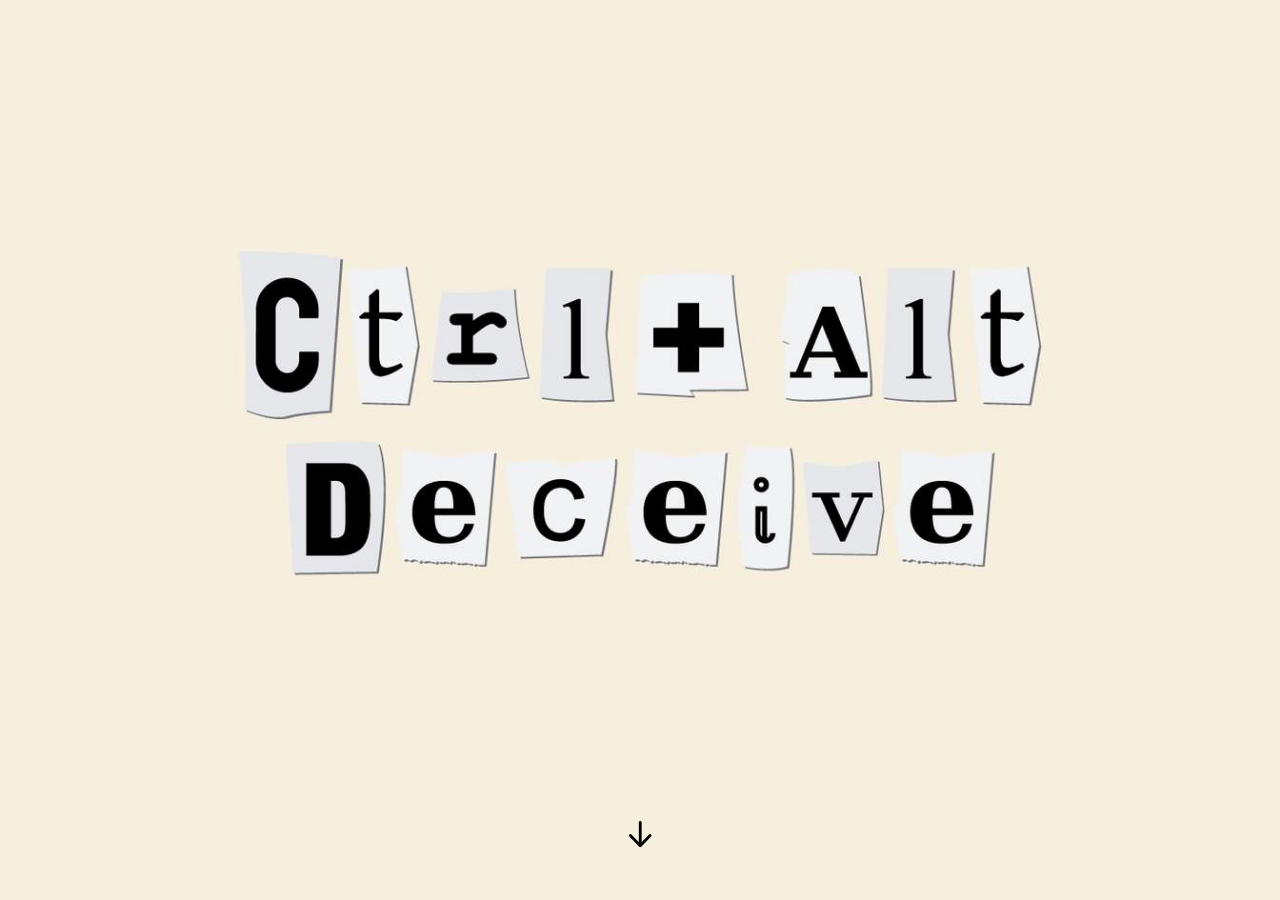
<file: index.html>
<!DOCTYPE html>
<html lang="en" class="">
  <head>
    <meta http-equiv="X-UA-Compatible" content="IE=edge,chrome=1">
    <meta name="viewport" content="width=device-width, initial-scale=1">
    <meta charset="utf-8">

    <title></title>

    <link type="text/css" rel="stylesheet" href="lib/icomoon.css">
    <script type="text/javascript" src="lib/player-0.0.11.min.js"></script>
    <script type="text/javascript" src="lib/lzwcompress.js"></script>

    <!-- Resize Hack -->
    <script type="text/javascript">
      window.resizeTo(screen.width, screen.height);
    </script>
    
    <!--[if lt IE 9]>
    <script src="//html5shiv.googlecode.com/svn/trunk/html5.js"></script>
    <![endif]-->

    <script id="__ENTRY__" type="application/json">
      {".js":["rise/1ab5b3df.js"],".css":["sandbox/4adfab46.css"]}
    </script>

    <script id="__REMOTE_ENTRIES__" type="application/json">
      {"mondrian":{".js":["mondrian/entry.js"]}}
    </script>

    <script>
      (function() {
        const jsonp = {}

        function loadModule(manifest) {
          const p = []

          if (manifest['.css'] != null) {
            for (var idx = 0; idx < manifest['.css'].length; idx++) {
              p.push(new Promise((resolve, reject) => {
                var link = document.createElement('link')
                link.onload = resolve
                link.onerror = reject
                link.rel = 'stylesheet'
                link.href = 'lib/' + manifest['.css'][idx]
                document.body.appendChild(link)
              }))
            }
          }

          if (manifest['.js'] != null) {
            for (var idx = 0; idx < manifest['.js'].length; idx++) {
              p.push(new Promise((resolve, reject) => {
                var script = document.createElement('script')
                script.onload = resolve
                script.onerror = reject
                script.src = 'lib/' + manifest['.js'][idx]
                document.body.appendChild(script)
              }))
            }
          }

          return Promise.all(p)
        }

        function deserialize(str) {
          const buffer = Uint8Array.from(atob(str), c => c.charCodeAt(0))
          const json = new TextDecoder().decode(buffer)
          const result = JSON.parse(json)
          return result
        }

        function __loadEntry() {
          return loadModule(JSON.parse(document.getElementById('__ENTRY__').textContent))
        }

        function __loadRemoteEntry(name) {
          const manifest = JSON.parse(document.getElementById('__REMOTE_ENTRIES__').textContent)
          if (manifest[name] == null) throw new Error(`Missing manifest for remote entry "${name}".`)
          return loadModule(manifest[name])
        }
        
        async function __loadJsonp(id, path) {
          try {
            return await new Promise((resolve, reject) => {
              try {
                jsonp[id] = resolve
                const script = document.createElement('script')
                script.onerror = reject
                script.src = `./${path}`
                document.head.appendChild(script)
              } catch (err) {
                reject(err)
              }
            })
          } finally {
            delete jsonp[id]
          }
        }

        function __resolveJsonp(id, data) {
          const resolve = jsonp[id]
          if (typeof resolve !== 'function') {
            throw new Error(`Could not load JSONP "${id}"`)
          }
          resolve(data)
        }

        async function __fetchCourse(name) {
          name = name == null ? window.i18n.default : name
          if (!window.i18n.available.includes(name)) {
            console.warn(`Could not load locale "${name}"`)
            name = window.i18n.available[0]
          }
          const encoded = await __loadJsonp(`course:${name}`, `locales/${name}.js`)
          const courseData = deserialize(encoded)
          return courseData
        }

        window.__loadEntry = __loadEntry
        window.__loadRemoteEntry = __loadRemoteEntry
        window.__loadJsonp = __loadJsonp
        window.__resolveJsonp = __resolveJsonp
        window.__fetchCourse = __fetchCourse
      })()
    </script>
  </head>
  <body>
    <div id="app"></div>
    <script type="text/javascript">
  (function(root) {
    window.i18n = {"available":["und"],"default":"und"};
    window.partnerContent = [];

    function isExport() {
      return true;
    }

    function resolvePath(path) {
      return ('assets/').concat(path);
    }

    function resolveFontPath(font) {
      return ('lib/fonts/').concat(font.key.split('/').reverse()[0]);
    }

    function fetchAvailableLocales() {
      return window.i18n
    }

    root.Runtime = {
      fetch: window.__fetchCourse,
      fetchAvailableLocales: fetchAvailableLocales,
      isExport: isExport,
      resolvePath: resolvePath,
      resolveFontPath: resolveFontPath
    };
  }(window));
</script>

    
    <script>__loadEntry()</script>
    
  </body>
</html>
</file>
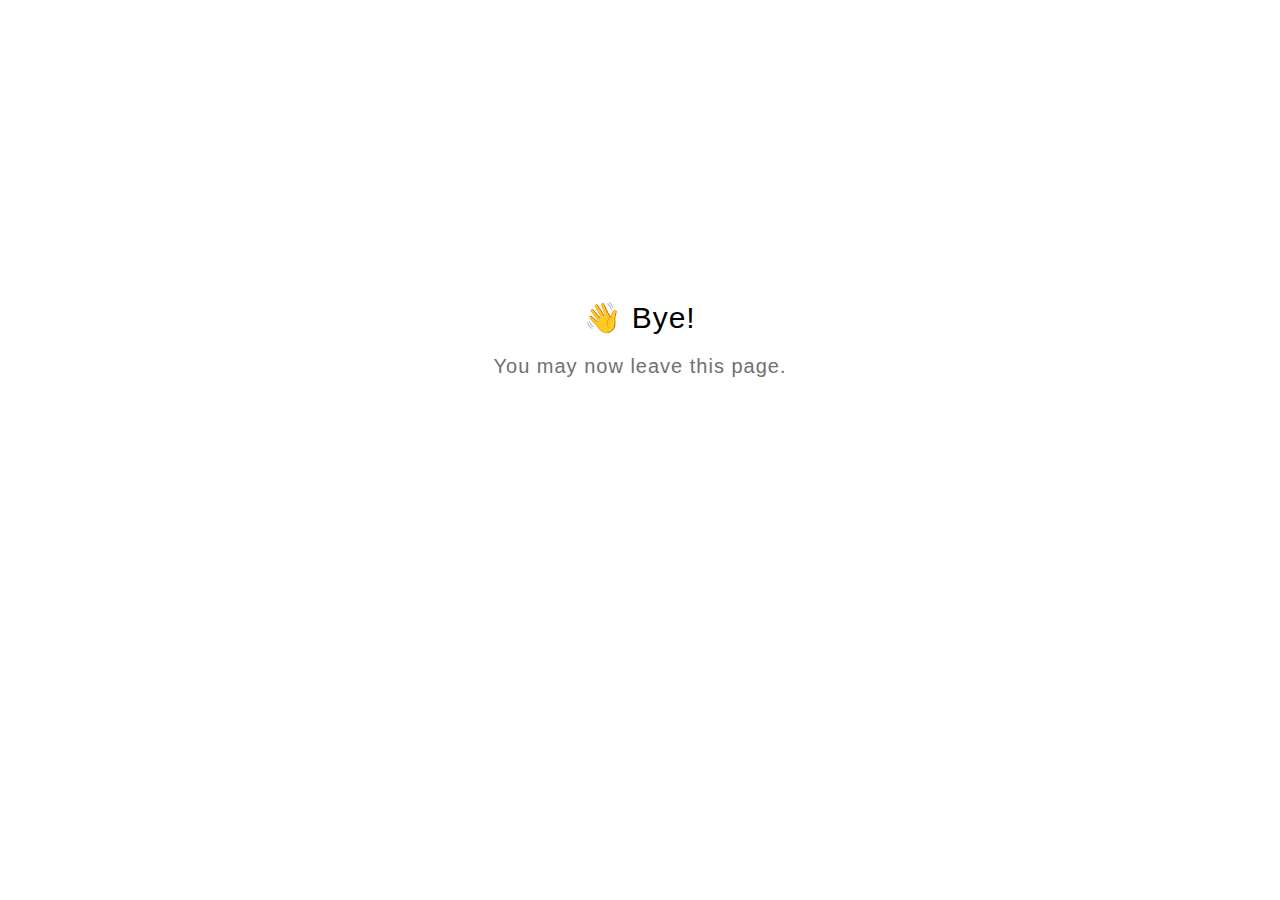
<file: goodbye.html>
<!DOCTYPE html>
<html lang="en">
  <head>
    <title>Goodbye</title>
    <meta charset="utf-8" lang="en">
    <style>
      html {
        font-size: 20px;
        font-family: 'lato', sans-serif;
        font-weight: lighter;
        letter-spacing: 0.05rem;
      }

      .goodbye-container {
        text-align: center;
        margin-top: 15rem;
      }

      .bye-message {
        font-size: 1.5rem;
      }

      .exit-text {
        color: #707070;
        margin-top: 1rem;
      }
    </style>
  </head>
  <body>
    <div class="goodbye-container">
      <div class="bye-message">👋 Bye!</div>
      <div class="exit-text">You may now leave this page.</div>
    </div>
  </body>
</html>
</file>
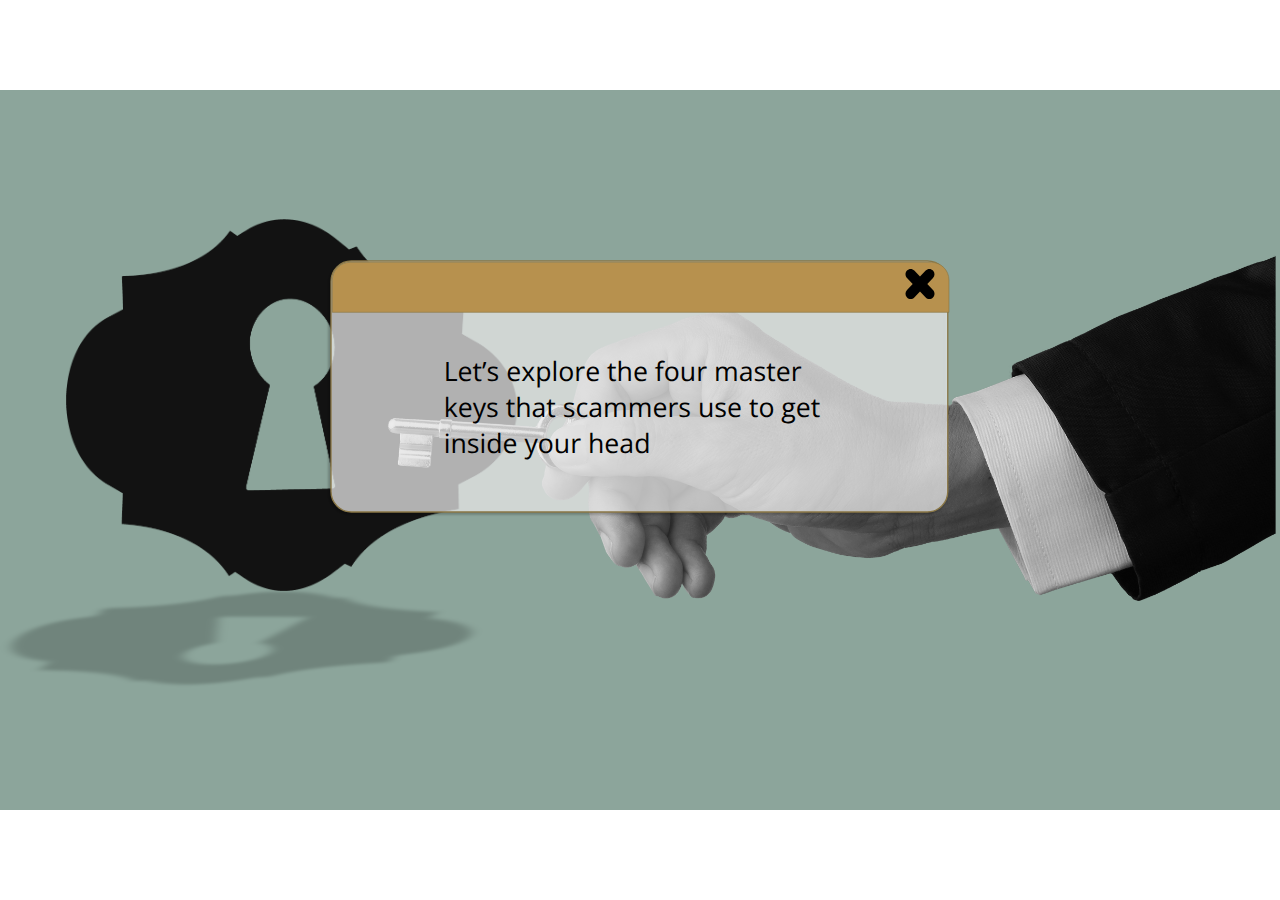
<file: assets/_8qRqqtHn4LJzCLJ/story.html>
﻿<!doctype html>
<html lang="en-US">
<head>
  <meta charset="utf-8">
  <!-- Created using Storyline 360 x64 - http://www.articulate.com  -->
  <!-- version: 3.98.34263.0 -->
  <title>key-4ps-s15-april</title>
  <meta http-equiv="x-ua-compatible" content="IE=edge"/>
  <meta name="viewport" content="width=device-width,initial-scale=1,user-scalable=no,shrink-to-fit=no,minimal-ui"/>
  <meta name="apple-mobile-web-app-capable" content="yes"/>
  <style>
    html, body { height: 100%; padding: 0; margin: 0 }
    #app { height: 100%; width: 100%; }
  </style>

  <script>
    window.DS = {};
    window.globals = {
      DATA_PATH_BASE: '',
      HAS_FRAME: true,
      HAS_SLIDE: true,

      lmsPresent: false,
      tinCanPresent: false,
      cmi5Present: false,
      aoSupport: false,
      scale: 'noscale',
      captureRc: false,
      browserSize: 'optimal',
      bgColor: '#282828',
      features: 'DropInAcc,DropInBase,DropInCore,DropInInteractions,DropInVideo,JsApiBasics,MathExpressions,MorphTransition,MultipleQuizTracking,SetFocusTrigger',
      themeName: 'unified',
      preloaderColor: '#FFFFFF',
      suppressAnalytics: false,
      productChannel: 'stable',
      publishSource: 'storyline',
      aid: 'aid|20b1cd2e-0830-4f61-9325-93ab5e57fe0a',
      cid: 'a1bc097f-5d48-4cbb-b74e-9d24070b3964',
      playerVersion: '3.98.34263.0',
      publishTimestamp: '2025-04-16T14:19:09.5712716Z',
      maxIosVideoElements: 10,
      connectionSettings: { message: 'You%20are%20offline.%20Trying%20to%20reconnect...', useDarkTheme: false, mode: 'disabled' },
      hasFeature: function(feature) {
        return this.features.split(',').includes(feature);
      },
      
      parseParams: function(qs) {
        if (window.globals.parsedParams != null) {
          return window.globals.parsedParams;
        }
        qs = (qs || window.location.search.substr(1)).split('+').join(' ');
        var params = {},
            tokens,
            re = /[?&]?([^=]+)=([^&]*)/g;

        while (tokens = re.exec(qs)) {
          params[decodeURIComponent(tokens[1]).trim()] =
            decodeURIComponent(tokens[2]).trim();
        }
        window.globals.parsedParams = params;
        return params;
      }

    };
  </script>
  <script>
    var isIe11 = ('ActiveXObject' in window || window.MSBlobBuilder != null)
      && window.msCrypto != null && !window.ActiveXObject;
    if (isIe11) {
      window.globals.unsupportedBrowser = true;
      document.write(atob('[base64]'));
    }
  </script>

  <script>
    if (window.globals.hasFeature('NewAiCourseTranslation')) {
      
      
    }
  </script>

  
  <script>window.THREE = { };</script>
  
<meta name="robots" content="noindex, nofollow"></head>
<body style="background: #282828" class="cs-HTML theme-unified">
<script src="player-interface.js"></script>
  <script>!function(){var e,i=/iPhone/i,o=/iPod/i,n=/iPad/i,t=/\biOS-universal(?:.+)Mac\b/i,r=/\bAndroid(?:.+)Mobile\b/i,a=/Android/i,d=/(?:SD4930UR|\bSilk(?:.+)Mobile\b)/i,p=/Silk/i,l=/Windows Phone/i,u=/\bWindows(?:.+)ARM\b/i,b=/BlackBerry/i,s=/BB10/i,c=/Opera Mini/i,f=/\b(CriOS|Chrome)(?:.+)Mobile/i,h=/Mobile(?:.+)Firefox\b/i,v=function(e){return void 0!==e&&"MacIntel"===e.platform&&"number"==typeof e.maxTouchPoints&&e.maxTouchPoints>1&&"undefined"==typeof MSStream};e=function(e){var m={userAgent:"",platform:"",maxTouchPoints:0};e||"undefined"==typeof navigator?"string"==typeof e?m.userAgent=e:e&&e.userAgent&&(m={userAgent:e.userAgent,platform:e.platform,maxTouchPoints:e.maxTouchPoints||0}):m={userAgent:navigator.userAgent,platform:navigator.platform,maxTouchPoints:navigator.maxTouchPoints||0};var g=m.userAgent,y=g.split("[FBAN");void 0!==y[1]&&(g=y[0]),void 0!==(y=g.split("Twitter"))[1]&&(g=y[0]);var A=function(e){return function(i){return i.test(e)}}(g),w={apple:{phone:A(i)&&!A(l),ipod:A(o),tablet:!A(i)&&(A(n)||v(m))&&!A(l),universal:A(t),device:(A(i)||A(o)||A(n)||A(t)||v(m))&&!A(l)},amazon:{phone:A(d),tablet:!A(d)&&A(p),device:A(d)||A(p)},android:{phone:!A(l)&&A(d)||!A(l)&&A(r),tablet:!A(l)&&!A(d)&&!A(r)&&(A(p)||A(a)),device:!A(l)&&(A(d)||A(p)||A(r)||A(a))||A(/\bokhttp\b/i)},windows:{phone:A(l),tablet:A(u),device:A(l)||A(u)},other:{blackberry:A(b),blackberry10:A(s),opera:A(c),firefox:A(h),chrome:A(f),device:A(b)||A(s)||A(c)||A(h)||A(f)},any:!1,phone:!1,tablet:!1};return w.any=w.apple.device||w.android.device||w.windows.device||w.other.device,w.phone=w.apple.phone||w.android.phone||w.windows.phone,w.tablet=w.apple.tablet||w.android.tablet||w.windows.tablet,w}(),"object"==typeof exports&&"undefined"!=typeof module?module.exports=e:"function"==typeof define&&define.amd?define((function(){return e})):this.isMobile=e}();
    window.isMobile.apple.tablet = window.isMobile.apple.tablet ||
      (navigator.platform === 'MacIntel' && navigator.maxTouchPoints > 1);
    window.isMobile.apple.device = window.isMobile.apple.device || window.isMobile.apple.tablet;
    window.isMobile.tablet = window.isMobile.tablet || window.isMobile.apple.tablet;
    window.isMobile.any = window.isMobile.any || window.isMobile.apple.tablet;
  </script>

  <div id="focus-sink" tabindex="-1"></div>

  <div id="preso"></div>
  <script>
    (function() {

      var classTypes = [ 'desktop', 'mobile', 'phone', 'tablet' ];

      var addDeviceClasses = function(prefix, testObj) {
        var curr, i;
        for (i = 0; i < classTypes.length; i++) {
          curr = classTypes[i];
          if (testObj[curr]) {
            document.body.classList.add(prefix + curr);
          }
        }
      };

      var params = window.globals.parseParams(),
          isDevicePreview = params.devicepreview === '1',
          isPhoneOverride = params.deviceType === 'phone' || (isDevicePreview && params.phone == '1'),
          isTabletOverride = (params.deviceType === 'tablet' || isDevicePreview) && !isPhoneOverride,
          isMobileOverride = isPhoneOverride || isTabletOverride;

      var deviceView = {
        desktop: !window.isMobile.any && !isMobileOverride,
        mobile: window.isMobile.any || isMobileOverride,
        phone: isPhoneOverride || (window.isMobile.phone && !isTabletOverride),
        tablet: isTabletOverride || window.isMobile.tablet
      };

      window.globals.deviceView = deviceView;
      window.isMobile.desktop = !window.isMobile.any;
      window.isMobile.mobile = window.isMobile.any;

      addDeviceClasses('view-', deviceView);

    })();
  </script>
  
  <script src='story_content/triggers.js' type=text/javascript></script>
<script src='story_content/user.js' type=text/javascript></script>
  <div class="slide-loader"></div>

  <script>
    var doc = document, loader = doc.body.querySelector('.slide-loader'); [ 1, 2, 3 ].forEach(function(n) { var d = doc.createElement('div'); d.style.backgroundColor = window.globals.preloaderColor; d.classList.add('mobile-loader-dot'); d.classList.add('dot' + n); loader.appendChild(d); });
  </script>

  <div class="mobile-load-title-overlay" style="display: none">
    <div class="mobile-load-title">key-4ps-s15-april</div>
  </div>

  <div class="mobile-chrome-warning"></div>

  
<style>
  .warn-connection-dialog {
    display: none;
    background: transparent;
    pointer-events: all;
    position: fixed;
    left: 0;
    top: 0;
    width: 100%;
    height: 100%;
    z-index: 999;
  }

  .warn-connection-content {
    pointer-events: all;
    border-radius: 4px;
    background: white;
    border: 1px solid #E7E7E7;
    color: #333333;
    box-shadow: 0 2px 4px rgba(0, 0, 0, 0.25);
    transition: all 150ms ease-out;
    position: absolute;
    white-space: nowrap;
  }

  .view-phone.is-landscape .warn-connection-content {
    left: 23px;
    bottom: 23px;
  }

  .view-tablet.is-landscape .warn-connection-content {
    left: 50%;
    top: 20px;
    transform: translateX(-50%);
  }

  .view-mobile.is-portrait .warn-connection-content {
    transform: translate(-50%, calc(-100% - 15px));
  }

  .warn-connection-content p {
    display: inline-block;
    margin: 0 8px 0 0;
    line-height: 33px;
    font-size: 11px;
  }

  .warn-connection-content svg {
    position: relative;
    vertical-align: middle;
    margin: 0 2px 2px 8px;
  }

  .view-desktop .warn-connection-content {
    left: 1.5em;
    bottom: 1.5em;
  }

  .view-desktop .warn-connection-content p {
    font-size: 1.1em;
  }

  .is-offline .warn-connection-dialog {
    display: block;
  }

  .is-offline .cs-panel * {
    pointer-events: none !important;
  }

  .is-offline .cs-panel {
    pointer-events: all !important;
  }

  .is-offline #nav-controls * {
    pointer-events: none !important;
  }

  .is-offline #nav-controls {
    pointer-events: all !important;
  }
</style>

<div class="warn-connection-dialog" role="alertdialog" aria-modal="true" tabindex="0" aria-labelledby="warn-connection-message">
  <div class="warn-connection-content">
    <svg width="17" height="15" viewBox="0 0 17 15" xmlns="http://www.w3.org/2000/svg">
      <path fill="#8F0000" stroke="white" d="M16.07,12.98 L15.88,12.23 L9.51,1.21 C8.97,0.26,7.6,0.26,7.06,1.21 L0.69,12.23 C0.15,13.16,0.81,14.36,1.91,14.36 H14.65 C15.47,14.36,16.05,13.7,16.07,12.98 Z"/>
      <path fill="white" stroke="white" d="M8.58,5.5 C8.35,5.28,8.5,5.35,8.21,5.32 C8.09,5.35,7.97,5.49,7.96,5.67 C7.97,5.79,7.98,5.92,7.98,6.04 L7.98,6.04 C7.99,6.17,8,6.31,8.01,6.43 L8.01,6.44 C8.03,6.92,8.06,7.41,8.09,7.9 L8.09,7.9 C8.12,8.39,8.14,8.88,8.17,9.37 C8.17,9.39,8.18,9.42,8.2,9.44 C8.23,9.46,8.25,9.47,8.28,9.47 C8.31,9.47,8.34,9.46,8.35,9.44 C8.37,9.43,8.38,9.4,8.39,9.35 L8.39,9.34 C8.39,9.24,8.4,9.15,8.4,9.05 L8.4,9.05 C8.41,8.96,8.41,8.86,8.42,8.75 C8.43,8.44,8.45,8.12,8.47,7.81 L8.47,7.81 C8.49,7.49,8.51,7.18,8.53,6.87 C8.55,6.46,8.56,6.05,8.59,5.64 L8.6,5.62 C8.6,5.57,8.59,5.53,8.58,5.5 L8.21,5.32 Z"/>
      <circle fill="white" stroke="white" cx="8.3" cy="11.35" r="0.3"/>
    </svg>
    <p id="warn-connection-message">You are offline. Trying to reconnect...</p>
  </div>
</div>

<script>
  (function() {
    window.DS.connection = {
      warningShown: false,
      assets: {},
      loadingAssetGroup: false,
      retryDelay: 500
    };

    var connectionSettings = window.globals.connectionSettings || {};

    var useConnectionMessages = window.AbortController != null &&
      window.location.protocol != 'file:' &&
      connectionSettings.mode === 'normal';

    window.DS.connection.useConnectionMessages = useConnectionMessages;

    var assetCount = 0;
    var checkLoadedId;


    if (useConnectionMessages && connectionSettings != null) {
      var contentEl = document.querySelector('.warn-connection-content');
      var messageEl = contentEl.querySelector('p');

      if (connectionSettings.useDarkTheme) {
        contentEl.style.borderColor = '#BABBBA';
        contentEl.style.backgroundColor = '#282828';
        contentEl.style.color = '#FFFFFF';
      }

      if (connectionSettings.message != null) {
        messageEl.textContent = window.decodeURIComponent(connectionSettings.message);
      }
    }

    function checkAssetsReady() {
      for (var i in DS.connection.assets) {
        if (!DS.connection.assets[i].success) {
          return false;
        }
      }
      return true;
    }

    function stopAssetGroup() {
      if (!useConnectionMessages) { return; }

      assetCount = 0;

      DS.connection.oldAssetGroup = DS.connection.assets;
      DS.connection.assets = {};
      DS.connection.loadingAssetGroup = false;
      clearInterval(checkLoadedId);
    }

    function startAssetGroup() {
      if (!useConnectionMessages) { return; }
      var ticks = 0;
      clearInterval(checkLoadedId);
      checkLoadedId = setInterval(function() {
        var loaded = 0;
        if (assetCount === 0 && loaded === 0) {
          clearInterval(checkLoadedId);
          return;
        }

        for (var i in DS.connection.assets) {
          if (DS.connection.assets[i].success) {
            loaded++;
          }
        }

        if (assetCount === loaded && checkAssetsReady()) {
          for (var i in DS.connection.assets) {
            if (DS.connection.assets[i].action) {
              DS.connection.assets[i].action();
            }
          }
          hideWarning();
          stopAssetGroup();
        }
      }, 100)
    }

    function requiredAsset(url, action, retry, type) {
      if (!useConnectionMessages) { return; }
      if (DS.connection.assets[url]) { return; }

      DS.connection.assets[url] = {
        success: false, action: action, retry: retry, type: type
      };
      assetCount = Object.keys(DS.connection.assets).length;
      if (!DS.connection.loadingAssetGroup) {
        startAssetGroup();
      }
      DS.connection.loadingAssetGroup = true;
    }

    function assetLoaded(url) {
      if (!useConnectionMessages) { return; }
      if (DS.connection.assets[url]) {
        DS.connection.assets[url].success = true;
      }
    }

    function assetFailed(url) {
      if (!useConnectionMessages) { return; }
      if (!DS.connection.assets[url]) {
        if (/\.js$/.test(url) && url.indexOf('transcripts') === -1) {
          setTimeout(function() {
            if (DS.connection.lastSlideLoaded != null) {
              DS.connection.lastSlideLoaded();
            }
          }, DS.connection.retryDelay);
        }
        return;
      }
      if (!DS.connection.warningShown) { showWarning(); }
      if (DS.connection.assets[url].retry) {
        setTimeout(function() {
          if (!DS.connection.assets[url].success) {
            DS.connection.assets[url].retry()
          }
        }, DS.connection.retryDelay);
      }
    }

    function hideWarning() {
      document.body.classList.remove('is-offline');
      DS.connection.warningShown = false;
      enableKeys();
    }
    DS.connection.hideWarning = hideWarning

    function showWarning(btn) {
      document.body.classList.add('is-offline')
      DS.connection.warningShown = true;
      updateWarningPosition();
      disableKeys();
    }

    function updateWarningPosition() {
      if (!DS.connection.warningShown) {
        return;
      }

      var isPortrait = document.body.classList.contains('is-portrait');
      var isMobile = document.body.classList.contains('view-mobile');
      var warningEl = document.querySelector('.warn-connection-content');

      if (isPortrait && isMobile) {
        var slide = document.querySelector('.primary-slide');
        var slideRect = slide != null
          ? slide.getBoundingClientRect()
          : { top: window.innerHeight, left: 0, width: window.innerWidth };

        warningEl.style.top = `${slideRect.top}px`
        warningEl.style.left = `${slideRect.left + slideRect.width / 2}px`
      } else {
        warningEl.style.top = null;
        warningEl.style.left = null;
      }

      window.requestAnimationFrame(updateWarningPosition);
    }

    function onDisableKeyDown(e) {
      e.preventDefault();
      e.stopImmediatePropagation();
    }

    function onDisableKeyUp(e) {
      e.preventDefault();
      e.stopImmediatePropagation();
    }

    var accStyle = document.createElement('style');
    var warnDialogEl = document.querySelector('.warn-connection-dialog');

    function disableKeys() {
      if (DS.views && DS.views.nsStack && DS.views.nsStack.length === 1) {
        DS.views.nsStack[0].tabReachable = false
        DS.views.nsStack[0].updateTabIndex(true, true);
      }

      accStyle.innerHTML = '.acc-shadow-dom { display: none; }';
      document.body.appendChild(accStyle);

      warnDialogEl.parentNode.append(warnDialogEl);
      warnDialogEl.focus();
    }

    function enableKeys() {
      accStyle.remove();
      if (DS.views && DS.views.nsStack && DS.views.nsStack.length === 1 && DS.views.nsStack[0].name === '_frame') {
        DS.views.nsStack[0].tabReachable = true;
        DS.views.nsStack[0].updateTabIndex();
      }
    }

    // these will all be noops if the feature flag isn't set in
    // the data and `window.globals.features`
    DS.connection.requiredAsset = requiredAsset;
    DS.connection.assetLoaded = assetLoaded;
    DS.connection.assetFailed = assetFailed;
    DS.connection.stopAssetGroup = stopAssetGroup;
    DS.connection.startAssetGroup = startAssetGroup;
  })();
</script>


  <script>
    
    if (window.autoSpider && window.vInterfaceObject) {
      document.querySelector('.mobile-load-title-overlay').style.display = 'none';
    }
  </script>

  

  <link rel="stylesheet" href="html5/data/css/output.min.css" data-noprefix/>
</body>
<script src="html5/lib/scripts/bootstrapper.min.js"></script>
</html>
</file>
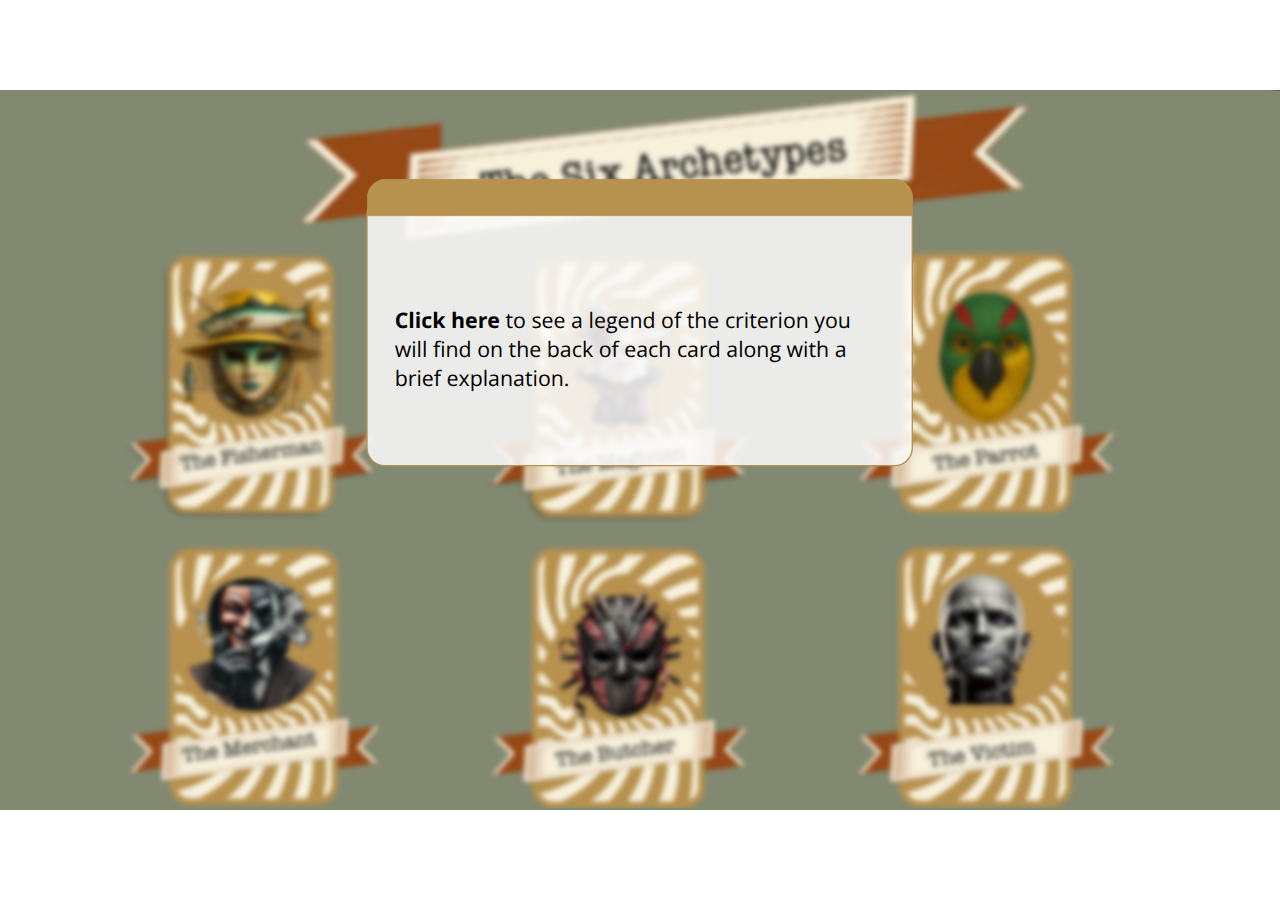
<file: assets/ILOq8fA3EYF0Suu1/story.html>
﻿<!doctype html>
<html lang="en-US">
<head>
  <meta charset="utf-8">
  <!-- Created using Storyline 360 - http://www.articulate.com  -->
  <!-- version: 3.85.31840.0 -->
  <title>storyline-archetypes-kd-updated-v2 (1)</title>
  <meta http-equiv="x-ua-compatible" content="IE=edge"/>
  <meta name="viewport" content="width=device-width,initial-scale=1,user-scalable=no,shrink-to-fit=no,minimal-ui"/>
  <meta name="apple-mobile-web-app-capable" content="yes"/>
  <style>
    html, body { height: 100%; padding: 0; margin: 0 }
    #app { height: 100%; width: 100%; }
  </style>

  <script>
    window.DS = {};
    window.globals = {
      DATA_PATH_BASE: '',
      HAS_FRAME: true,
      HAS_SLIDE: true,

      lmsPresent: false,
      tinCanPresent: false,
      cmi5Present: false,
      aoSupport: false,
      scale: 'noscale',
      captureRc: false,
      browserSize: 'optimal',
      bgColor: '#282828',
      features: 'ConnectionMessages,DropInBase,DropInMisc,DropInVectors,DropInVideo,JsApi,LayerPresentAsDialog,MultipleQuizTracking,UpdatedThemeEditor',
      themeName: 'unified',
      preloaderColor: '#FFFFFF',
      suppressAnalytics: false,
      productChannel: 'stable',
      publishSource: 'storyline',
      aid: 'aid|df2f0add-de9d-4bdf-8e3f-05eb6e428ff8',
      cid: '6770cf57-8e64-40f8-b40d-e929e048f6ac',
      playerVersion: '3.85.31840.0',
      publishTimestamp: '2025-04-13T20:37:27.4532567Z',
      maxIosVideoElements: 10,
      connectionSettings: { message: 'You%20are%20offline.%20Trying%20to%20reconnect...', useDarkTheme: false, mode: 'disabled' },
      hasFeature: function(feature) {
        return this.features.split(',').includes(feature);
      },
      
      parseParams: function(qs) {
        if (window.globals.parsedParams != null) {
          return window.globals.parsedParams;
        }
        qs = (qs || window.location.search.substr(1)).split('+').join(' ');
        var params = {},
            tokens,
            re = /[?&]?([^=]+)=([^&]*)/g;

        while (tokens = re.exec(qs)) {
          params[decodeURIComponent(tokens[1]).trim()] =
            decodeURIComponent(tokens[2]).trim();
        }
        window.globals.parsedParams = params;
        return params;
      }

    };
  </script>
  <script>
    var isIe11 = ('ActiveXObject' in window || window.MSBlobBuilder != null)
      && window.msCrypto != null && !window.ActiveXObject;
    if (isIe11) {
      window.globals.unsupportedBrowser = true;
      document.write(atob('[base64]'));
    }
  </script>

  <script>
    if (window.globals.hasFeature('MultiLanguageSupport')) {
      
      
    }
  </script>

  
  <script>window.THREE = { };</script>
  
<meta name="robots" content="noindex, nofollow"></head>
<body style="background: #282828" class="cs-HTML theme-unified">
<script src="player-interface.js"></script>
  <script>!function(){var e,i=/iPhone/i,o=/iPod/i,n=/iPad/i,t=/\biOS-universal(?:.+)Mac\b/i,r=/\bAndroid(?:.+)Mobile\b/i,a=/Android/i,d=/(?:SD4930UR|\bSilk(?:.+)Mobile\b)/i,p=/Silk/i,l=/Windows Phone/i,u=/\bWindows(?:.+)ARM\b/i,b=/BlackBerry/i,s=/BB10/i,c=/Opera Mini/i,f=/\b(CriOS|Chrome)(?:.+)Mobile/i,h=/Mobile(?:.+)Firefox\b/i,v=function(e){return void 0!==e&&"MacIntel"===e.platform&&"number"==typeof e.maxTouchPoints&&e.maxTouchPoints>1&&"undefined"==typeof MSStream};e=function(e){var m={userAgent:"",platform:"",maxTouchPoints:0};e||"undefined"==typeof navigator?"string"==typeof e?m.userAgent=e:e&&e.userAgent&&(m={userAgent:e.userAgent,platform:e.platform,maxTouchPoints:e.maxTouchPoints||0}):m={userAgent:navigator.userAgent,platform:navigator.platform,maxTouchPoints:navigator.maxTouchPoints||0};var g=m.userAgent,y=g.split("[FBAN");void 0!==y[1]&&(g=y[0]),void 0!==(y=g.split("Twitter"))[1]&&(g=y[0]);var A=function(e){return function(i){return i.test(e)}}(g),w={apple:{phone:A(i)&&!A(l),ipod:A(o),tablet:!A(i)&&(A(n)||v(m))&&!A(l),universal:A(t),device:(A(i)||A(o)||A(n)||A(t)||v(m))&&!A(l)},amazon:{phone:A(d),tablet:!A(d)&&A(p),device:A(d)||A(p)},android:{phone:!A(l)&&A(d)||!A(l)&&A(r),tablet:!A(l)&&!A(d)&&!A(r)&&(A(p)||A(a)),device:!A(l)&&(A(d)||A(p)||A(r)||A(a))||A(/\bokhttp\b/i)},windows:{phone:A(l),tablet:A(u),device:A(l)||A(u)},other:{blackberry:A(b),blackberry10:A(s),opera:A(c),firefox:A(h),chrome:A(f),device:A(b)||A(s)||A(c)||A(h)||A(f)},any:!1,phone:!1,tablet:!1};return w.any=w.apple.device||w.android.device||w.windows.device||w.other.device,w.phone=w.apple.phone||w.android.phone||w.windows.phone,w.tablet=w.apple.tablet||w.android.tablet||w.windows.tablet,w}(),"object"==typeof exports&&"undefined"!=typeof module?module.exports=e:"function"==typeof define&&define.amd?define((function(){return e})):this.isMobile=e}();
    window.isMobile.apple.tablet = window.isMobile.apple.tablet ||
      (navigator.platform === 'MacIntel' && navigator.maxTouchPoints > 1);
    window.isMobile.apple.device = window.isMobile.apple.device || window.isMobile.apple.tablet;
    window.isMobile.tablet = window.isMobile.tablet || window.isMobile.apple.tablet;
    window.isMobile.any = window.isMobile.any || window.isMobile.apple.tablet;
  </script>

  <div id="focus-sink" tabindex="-1"></div>

  <div id="preso"></div>
  <script>
    (function() {

      var classTypes = [ 'desktop', 'mobile', 'phone', 'tablet' ];

      var addDeviceClasses = function(prefix, testObj) {
        var curr, i;
        for (i = 0; i < classTypes.length; i++) {
          curr = classTypes[i];
          if (testObj[curr]) {
            document.body.classList.add(prefix + curr);
          }
        }
      };

      var params = window.globals.parseParams(),
          isDevicePreview = params.devicepreview === '1',
          isPhoneOverride = params.deviceType === 'phone' || (isDevicePreview && params.phone == '1'),
          isTabletOverride = (params.deviceType === 'tablet' || isDevicePreview) && !isPhoneOverride,
          isMobileOverride = isPhoneOverride || isTabletOverride;

      var deviceView = {
        desktop: !window.isMobile.any && !isMobileOverride,
        mobile: window.isMobile.any || isMobileOverride,
        phone: isPhoneOverride || (window.isMobile.phone && !isTabletOverride),
        tablet: isTabletOverride || window.isMobile.tablet
      };

      window.globals.deviceView = deviceView;
      window.isMobile.desktop = !window.isMobile.any;
      window.isMobile.mobile = window.isMobile.any;

      addDeviceClasses('view-', deviceView);

    })();
  </script>
  
  <script src='story_content/user.js' type=text/javascript></script>
  <div class="slide-loader"></div>

  <script>
    var doc = document, loader = doc.body.querySelector('.slide-loader'); [ 1, 2, 3 ].forEach(function(n) { var d = doc.createElement('div'); d.style.backgroundColor = window.globals.preloaderColor; d.classList.add('mobile-loader-dot'); d.classList.add('dot' + n); loader.appendChild(d); });
  </script>

  <div class="mobile-load-title-overlay" style="display: none">
    <div class="mobile-load-title">storyline-archetypes-kd-updated-v2 (1)</div>
  </div>

  <div class="mobile-chrome-warning"></div>

  
<style>
  .warn-connection-dialog {
    display: none;
    background: transparent;
    pointer-events: all;
    position: fixed;
    left: 0;
    top: 0;
    width: 100%;
    height: 100%;
    z-index: 999;
  }

  .warn-connection-content {
    pointer-events: all;
    border-radius: 4px;
    background: white;
    border: 1px solid #E7E7E7;
    color: #333333;
    box-shadow: 0 2px 4px rgba(0, 0, 0, 0.25);
    transition: all 150ms ease-out;
    position: absolute;
    white-space: nowrap;
  }

  .view-phone.is-landscape .warn-connection-content {
    left: 23px;
    bottom: 23px;
  }

  .view-tablet.is-landscape .warn-connection-content {
    left: 50%;
    top: 20px;
    transform: translateX(-50%);
  }

  .view-mobile.is-portrait .warn-connection-content {
    transform: translate(-50%, calc(-100% - 15px));
  }

  .warn-connection-content p {
    display: inline-block;
    margin: 0 8px 0 0;
    line-height: 33px;
    font-size: 11px;
  }

  .warn-connection-content svg {
    position: relative;
    vertical-align: middle;
    margin: 0 2px 2px 8px;
  }

  .view-desktop .warn-connection-content {
    left: 1.5em;
    bottom: 1.5em;
  }

  .view-desktop .warn-connection-content p {
    font-size: 1.1em;
  }

  .is-offline .warn-connection-dialog {
    display: block;
  }

  .is-offline .cs-panel * {
    pointer-events: none !important;
  }

  .is-offline .cs-panel {
    pointer-events: all !important;
  }

  .is-offline #nav-controls * {
    pointer-events: none !important;
  }

  .is-offline #nav-controls {
    pointer-events: all !important;
  }
</style>

<div class="warn-connection-dialog" role="alertdialog" aria-modal="true" tabindex="0" aria-labelledby="warn-connection-message">
  <div class="warn-connection-content">
    <svg width="17" height="15" viewBox="0 0 17 15" xmlns="http://www.w3.org/2000/svg">
      <path fill="#8F0000" stroke="white" d="M16.07,12.98 L15.88,12.23 L9.51,1.21 C8.97,0.26,7.6,0.26,7.06,1.21 L0.69,12.23 C0.15,13.16,0.81,14.36,1.91,14.36 H14.65 C15.47,14.36,16.05,13.7,16.07,12.98 Z"/>
      <path fill="white" stroke="white" d="M8.58,5.5 C8.35,5.28,8.5,5.35,8.21,5.32 C8.09,5.35,7.97,5.49,7.96,5.67 C7.97,5.79,7.98,5.92,7.98,6.04 L7.98,6.04 C7.99,6.17,8,6.31,8.01,6.43 L8.01,6.44 C8.03,6.92,8.06,7.41,8.09,7.9 L8.09,7.9 C8.12,8.39,8.14,8.88,8.17,9.37 C8.17,9.39,8.18,9.42,8.2,9.44 C8.23,9.46,8.25,9.47,8.28,9.47 C8.31,9.47,8.34,9.46,8.35,9.44 C8.37,9.43,8.38,9.4,8.39,9.35 L8.39,9.34 C8.39,9.24,8.4,9.15,8.4,9.05 L8.4,9.05 C8.41,8.96,8.41,8.86,8.42,8.75 C8.43,8.44,8.45,8.12,8.47,7.81 L8.47,7.81 C8.49,7.49,8.51,7.18,8.53,6.87 C8.55,6.46,8.56,6.05,8.59,5.64 L8.6,5.62 C8.6,5.57,8.59,5.53,8.58,5.5 L8.21,5.32 Z"/>
      <circle fill="white" stroke="white" cx="8.3" cy="11.35" r="0.3"/>
    </svg>
    <p id="warn-connection-message">You are offline. Trying to reconnect...</p>
  </div>
</div>

<script>
  (function() {
    window.DS.connection = {
      warningShown: false,
      assets: {},
      loadingAssetGroup: false,
      retryDelay: 500
    };

    var connectionSettings = window.globals.connectionSettings || {};

    // The `window.globals.features` variable must be set in `webpack.dev.config` when testing locally - it is not enough
    // to have it in the data - but it must be set there as well.
    var useConnectionMessages = window.AbortController != null &&
      window.location.protocol != 'file:' &&
      window.globals.features.indexOf('ConnectionMessages') != -1 &&
      connectionSettings.mode === 'normal';

    window.DS.connection.useConnectionMessages = useConnectionMessages;

    var assetCount = 0;
    var checkLoadedId;


    if (useConnectionMessages && connectionSettings != null) {
      var contentEl = document.querySelector('.warn-connection-content');
      var messageEl = contentEl.querySelector('p');

      if (connectionSettings.useDarkTheme) {
        contentEl.style.borderColor = '#BABBBA';
        contentEl.style.backgroundColor = '#282828';
        contentEl.style.color = '#FFFFFF';
      }

      if (connectionSettings.message != null) {
        messageEl.textContent = window.decodeURIComponent(connectionSettings.message);
      }
    }

    function checkAssetsReady() {
      for (var i in DS.connection.assets) {
        if (!DS.connection.assets[i].success) {
          return false;
        }
      }
      return true;
    }

    function stopAssetGroup() {
      if (!useConnectionMessages) { return; }

      assetCount = 0;

      DS.connection.oldAssetGroup = DS.connection.assets;
      DS.connection.assets = {};
      DS.connection.loadingAssetGroup = false;
      clearInterval(checkLoadedId);
    }

    function startAssetGroup() {
      if (!useConnectionMessages) { return; }
      var ticks = 0;
      clearInterval(checkLoadedId);
      checkLoadedId = setInterval(function() {
        var loaded = 0;
        if (assetCount === 0 && loaded === 0) {
          clearInterval(checkLoadedId);
          return;
        }

        for (var i in DS.connection.assets) {
          if (DS.connection.assets[i].success) {
            loaded++;
          }
        }

        if (assetCount === loaded && checkAssetsReady()) {
          for (var i in DS.connection.assets) {
            if (DS.connection.assets[i].action) {
              DS.connection.assets[i].action();
            }
          }
          hideWarning();
          stopAssetGroup();
        }
      }, 100)
    }

    function requiredAsset(url, action, retry, type) {
      if (!useConnectionMessages) { return; }
      if (DS.connection.assets[url]) { return; }

      DS.connection.assets[url] = {
        success: false, action: action, retry: retry, type: type
      };
      assetCount = Object.keys(DS.connection.assets).length;
      if (!DS.connection.loadingAssetGroup) {
        startAssetGroup();
      }
      DS.connection.loadingAssetGroup = true;
    }

    function assetLoaded(url) {
      if (!useConnectionMessages) { return; }
      if (DS.connection.assets[url]) {
        DS.connection.assets[url].success = true;
      }
    }

    function assetFailed(url) {
      if (!useConnectionMessages) { return; }
      if (!DS.connection.assets[url]) {
        if (/\.js$/.test(url) && url.indexOf('transcripts') === -1) {
          setTimeout(function() {
            if (DS.connection.lastSlideLoaded != null) {
              DS.connection.lastSlideLoaded();
            }
          }, DS.connection.retryDelay);
        }
        return;
      }
      if (!DS.connection.warningShown) { showWarning(); }
      if (DS.connection.assets[url].retry) {
        setTimeout(function() {
          if (!DS.connection.assets[url].success) {
            DS.connection.assets[url].retry()
          }
        }, DS.connection.retryDelay);
      }
    }

    function hideWarning() {
      document.body.classList.remove('is-offline');
      DS.connection.warningShown = false;
      enableKeys();
    }
    DS.connection.hideWarning = hideWarning

    function showWarning(btn) {
      document.body.classList.add('is-offline')
      DS.connection.warningShown = true;
      updateWarningPosition();
      disableKeys();
    }

    function updateWarningPosition() {
      if (!DS.connection.warningShown) {
        return;
      }

      var isPortrait = document.body.classList.contains('is-portrait');
      var isMobile = document.body.classList.contains('view-mobile');
      var warningEl = document.querySelector('.warn-connection-content');

      if (isPortrait && isMobile) {
        var slide = document.querySelector('.primary-slide');
        var slideRect = slide != null
          ? slide.getBoundingClientRect()
          : { top: window.innerHeight, left: 0, width: window.innerWidth };

        warningEl.style.top = `${slideRect.top}px`
        warningEl.style.left = `${slideRect.left + slideRect.width / 2}px`
      } else {
        warningEl.style.top = null;
        warningEl.style.left = null;
      }

      window.requestAnimationFrame(updateWarningPosition);
    }

    function onDisableKeyDown(e) {
      e.preventDefault();
      e.stopImmediatePropagation();
    }

    function onDisableKeyUp(e) {
      e.preventDefault();
      e.stopImmediatePropagation();
    }

    var accStyle = document.createElement('style');
    var warnDialogEl = document.querySelector('.warn-connection-dialog');

    function disableKeys() {
      if (DS.views && DS.views.nsStack && DS.views.nsStack.length === 1) {
        DS.views.nsStack[0].tabReachable = false
        DS.views.nsStack[0].updateTabIndex(true, true);
      }

      accStyle.innerHTML = '.acc-shadow-dom { display: none; }';
      document.body.appendChild(accStyle);

      warnDialogEl.parentNode.append(warnDialogEl);
      warnDialogEl.focus();
    }

    function enableKeys() {
      accStyle.remove();
      if (DS.views && DS.views.nsStack && DS.views.nsStack.length === 1 && DS.views.nsStack[0].name === '_frame') {
        DS.views.nsStack[0].tabReachable = true;
        DS.views.nsStack[0].updateTabIndex();
      }
    }

    // these will all be noops if the feature flag isn't set in
    // the data and `window.globals.features`
    DS.connection.requiredAsset = requiredAsset;
    DS.connection.assetLoaded = assetLoaded;
    DS.connection.assetFailed = assetFailed;
    DS.connection.stopAssetGroup = stopAssetGroup;
    DS.connection.startAssetGroup = startAssetGroup;
  })();
</script>


  <script>
    
    if (window.autoSpider && window.vInterfaceObject) {
      document.querySelector('.mobile-load-title-overlay').style.display = 'none';
    }
  </script>

  

  <link rel="stylesheet" href="html5/data/css/output.min.css" data-noprefix/>
</body>
<script src="html5/lib/scripts/bootstrapper.min.js"></script>
</html>
</file>
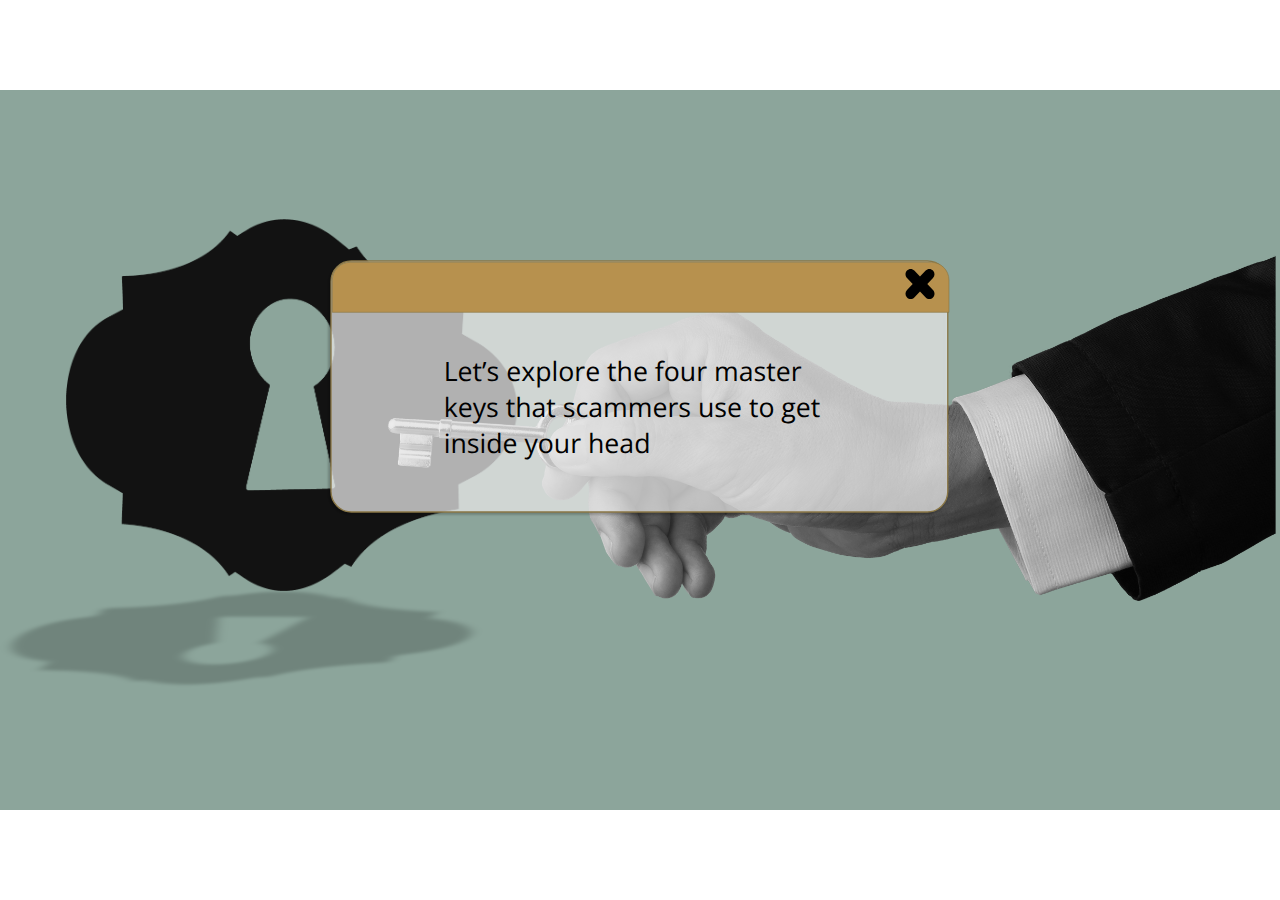
<file: assets/jXXZeTKRpPE3WLQF/story.html>
﻿<!doctype html>
<html lang="en-US">
<head>
  <meta charset="utf-8">
  <!-- Created using Storyline 360 x64 - http://www.articulate.com  -->
  <!-- version: 3.98.34263.0 -->
  <title>key-4ps-s15-april</title>
  <meta http-equiv="x-ua-compatible" content="IE=edge"/>
  <meta name="viewport" content="width=device-width,initial-scale=1,user-scalable=no,shrink-to-fit=no,minimal-ui"/>
  <meta name="apple-mobile-web-app-capable" content="yes"/>
  <style>
    html, body { height: 100%; padding: 0; margin: 0 }
    #app { height: 100%; width: 100%; }
  </style>

  <script>
    window.DS = {};
    window.globals = {
      DATA_PATH_BASE: '',
      HAS_FRAME: true,
      HAS_SLIDE: true,

      lmsPresent: false,
      tinCanPresent: false,
      cmi5Present: false,
      aoSupport: false,
      scale: 'noscale',
      captureRc: false,
      browserSize: 'optimal',
      bgColor: '#282828',
      features: 'DropInAcc,DropInBase,DropInCore,DropInInteractions,DropInVideo,JsApiBasics,MathExpressions,MorphTransition,MultipleQuizTracking,SetFocusTrigger',
      themeName: 'unified',
      preloaderColor: '#FFFFFF',
      suppressAnalytics: false,
      productChannel: 'stable',
      publishSource: 'storyline',
      aid: 'aid|20b1cd2e-0830-4f61-9325-93ab5e57fe0a',
      cid: 'a1bc097f-5d48-4cbb-b74e-9d24070b3964',
      playerVersion: '3.98.34263.0',
      publishTimestamp: '2025-04-23T19:35:47.8623044Z',
      maxIosVideoElements: 10,
      connectionSettings: { message: 'You%20are%20offline.%20Trying%20to%20reconnect...', useDarkTheme: false, mode: 'disabled' },
      hasFeature: function(feature) {
        return this.features.split(',').includes(feature);
      },
      
      parseParams: function(qs) {
        if (window.globals.parsedParams != null) {
          return window.globals.parsedParams;
        }
        qs = (qs || window.location.search.substr(1)).split('+').join(' ');
        var params = {},
            tokens,
            re = /[?&]?([^=]+)=([^&]*)/g;

        while (tokens = re.exec(qs)) {
          params[decodeURIComponent(tokens[1]).trim()] =
            decodeURIComponent(tokens[2]).trim();
        }
        window.globals.parsedParams = params;
        return params;
      }

    };
  </script>
  <script>
    var isIe11 = ('ActiveXObject' in window || window.MSBlobBuilder != null)
      && window.msCrypto != null && !window.ActiveXObject;
    if (isIe11) {
      window.globals.unsupportedBrowser = true;
      document.write(atob('[base64]'));
    }
  </script>

  <script>
    if (window.globals.hasFeature('NewAiCourseTranslation')) {
      
      
    }
  </script>

  
  <script>window.THREE = { };</script>
  
<meta name="robots" content="noindex, nofollow"></head>
<body style="background: #282828" class="cs-HTML theme-unified">
<script src="player-interface.js"></script>
  <script>!function(){var e,i=/iPhone/i,o=/iPod/i,n=/iPad/i,t=/\biOS-universal(?:.+)Mac\b/i,r=/\bAndroid(?:.+)Mobile\b/i,a=/Android/i,d=/(?:SD4930UR|\bSilk(?:.+)Mobile\b)/i,p=/Silk/i,l=/Windows Phone/i,u=/\bWindows(?:.+)ARM\b/i,b=/BlackBerry/i,s=/BB10/i,c=/Opera Mini/i,f=/\b(CriOS|Chrome)(?:.+)Mobile/i,h=/Mobile(?:.+)Firefox\b/i,v=function(e){return void 0!==e&&"MacIntel"===e.platform&&"number"==typeof e.maxTouchPoints&&e.maxTouchPoints>1&&"undefined"==typeof MSStream};e=function(e){var m={userAgent:"",platform:"",maxTouchPoints:0};e||"undefined"==typeof navigator?"string"==typeof e?m.userAgent=e:e&&e.userAgent&&(m={userAgent:e.userAgent,platform:e.platform,maxTouchPoints:e.maxTouchPoints||0}):m={userAgent:navigator.userAgent,platform:navigator.platform,maxTouchPoints:navigator.maxTouchPoints||0};var g=m.userAgent,y=g.split("[FBAN");void 0!==y[1]&&(g=y[0]),void 0!==(y=g.split("Twitter"))[1]&&(g=y[0]);var A=function(e){return function(i){return i.test(e)}}(g),w={apple:{phone:A(i)&&!A(l),ipod:A(o),tablet:!A(i)&&(A(n)||v(m))&&!A(l),universal:A(t),device:(A(i)||A(o)||A(n)||A(t)||v(m))&&!A(l)},amazon:{phone:A(d),tablet:!A(d)&&A(p),device:A(d)||A(p)},android:{phone:!A(l)&&A(d)||!A(l)&&A(r),tablet:!A(l)&&!A(d)&&!A(r)&&(A(p)||A(a)),device:!A(l)&&(A(d)||A(p)||A(r)||A(a))||A(/\bokhttp\b/i)},windows:{phone:A(l),tablet:A(u),device:A(l)||A(u)},other:{blackberry:A(b),blackberry10:A(s),opera:A(c),firefox:A(h),chrome:A(f),device:A(b)||A(s)||A(c)||A(h)||A(f)},any:!1,phone:!1,tablet:!1};return w.any=w.apple.device||w.android.device||w.windows.device||w.other.device,w.phone=w.apple.phone||w.android.phone||w.windows.phone,w.tablet=w.apple.tablet||w.android.tablet||w.windows.tablet,w}(),"object"==typeof exports&&"undefined"!=typeof module?module.exports=e:"function"==typeof define&&define.amd?define((function(){return e})):this.isMobile=e}();
    window.isMobile.apple.tablet = window.isMobile.apple.tablet ||
      (navigator.platform === 'MacIntel' && navigator.maxTouchPoints > 1);
    window.isMobile.apple.device = window.isMobile.apple.device || window.isMobile.apple.tablet;
    window.isMobile.tablet = window.isMobile.tablet || window.isMobile.apple.tablet;
    window.isMobile.any = window.isMobile.any || window.isMobile.apple.tablet;
  </script>

  <div id="focus-sink" tabindex="-1"></div>

  <div id="preso"></div>
  <script>
    (function() {

      var classTypes = [ 'desktop', 'mobile', 'phone', 'tablet' ];

      var addDeviceClasses = function(prefix, testObj) {
        var curr, i;
        for (i = 0; i < classTypes.length; i++) {
          curr = classTypes[i];
          if (testObj[curr]) {
            document.body.classList.add(prefix + curr);
          }
        }
      };

      var params = window.globals.parseParams(),
          isDevicePreview = params.devicepreview === '1',
          isPhoneOverride = params.deviceType === 'phone' || (isDevicePreview && params.phone == '1'),
          isTabletOverride = (params.deviceType === 'tablet' || isDevicePreview) && !isPhoneOverride,
          isMobileOverride = isPhoneOverride || isTabletOverride;

      var deviceView = {
        desktop: !window.isMobile.any && !isMobileOverride,
        mobile: window.isMobile.any || isMobileOverride,
        phone: isPhoneOverride || (window.isMobile.phone && !isTabletOverride),
        tablet: isTabletOverride || window.isMobile.tablet
      };

      window.globals.deviceView = deviceView;
      window.isMobile.desktop = !window.isMobile.any;
      window.isMobile.mobile = window.isMobile.any;

      addDeviceClasses('view-', deviceView);

    })();
  </script>
  
  <script src='story_content/triggers.js' type=text/javascript></script>
<script src='story_content/user.js' type=text/javascript></script>
  <div class="slide-loader"></div>

  <script>
    var doc = document, loader = doc.body.querySelector('.slide-loader'); [ 1, 2, 3 ].forEach(function(n) { var d = doc.createElement('div'); d.style.backgroundColor = window.globals.preloaderColor; d.classList.add('mobile-loader-dot'); d.classList.add('dot' + n); loader.appendChild(d); });
  </script>

  <div class="mobile-load-title-overlay" style="display: none">
    <div class="mobile-load-title">key-4ps-s15-april</div>
  </div>

  <div class="mobile-chrome-warning"></div>

  
<style>
  .warn-connection-dialog {
    display: none;
    background: transparent;
    pointer-events: all;
    position: fixed;
    left: 0;
    top: 0;
    width: 100%;
    height: 100%;
    z-index: 999;
  }

  .warn-connection-content {
    pointer-events: all;
    border-radius: 4px;
    background: white;
    border: 1px solid #E7E7E7;
    color: #333333;
    box-shadow: 0 2px 4px rgba(0, 0, 0, 0.25);
    transition: all 150ms ease-out;
    position: absolute;
    white-space: nowrap;
  }

  .view-phone.is-landscape .warn-connection-content {
    left: 23px;
    bottom: 23px;
  }

  .view-tablet.is-landscape .warn-connection-content {
    left: 50%;
    top: 20px;
    transform: translateX(-50%);
  }

  .view-mobile.is-portrait .warn-connection-content {
    transform: translate(-50%, calc(-100% - 15px));
  }

  .warn-connection-content p {
    display: inline-block;
    margin: 0 8px 0 0;
    line-height: 33px;
    font-size: 11px;
  }

  .warn-connection-content svg {
    position: relative;
    vertical-align: middle;
    margin: 0 2px 2px 8px;
  }

  .view-desktop .warn-connection-content {
    left: 1.5em;
    bottom: 1.5em;
  }

  .view-desktop .warn-connection-content p {
    font-size: 1.1em;
  }

  .is-offline .warn-connection-dialog {
    display: block;
  }

  .is-offline .cs-panel * {
    pointer-events: none !important;
  }

  .is-offline .cs-panel {
    pointer-events: all !important;
  }

  .is-offline #nav-controls * {
    pointer-events: none !important;
  }

  .is-offline #nav-controls {
    pointer-events: all !important;
  }
</style>

<div class="warn-connection-dialog" role="alertdialog" aria-modal="true" tabindex="0" aria-labelledby="warn-connection-message">
  <div class="warn-connection-content">
    <svg width="17" height="15" viewBox="0 0 17 15" xmlns="http://www.w3.org/2000/svg">
      <path fill="#8F0000" stroke="white" d="M16.07,12.98 L15.88,12.23 L9.51,1.21 C8.97,0.26,7.6,0.26,7.06,1.21 L0.69,12.23 C0.15,13.16,0.81,14.36,1.91,14.36 H14.65 C15.47,14.36,16.05,13.7,16.07,12.98 Z"/>
      <path fill="white" stroke="white" d="M8.58,5.5 C8.35,5.28,8.5,5.35,8.21,5.32 C8.09,5.35,7.97,5.49,7.96,5.67 C7.97,5.79,7.98,5.92,7.98,6.04 L7.98,6.04 C7.99,6.17,8,6.31,8.01,6.43 L8.01,6.44 C8.03,6.92,8.06,7.41,8.09,7.9 L8.09,7.9 C8.12,8.39,8.14,8.88,8.17,9.37 C8.17,9.39,8.18,9.42,8.2,9.44 C8.23,9.46,8.25,9.47,8.28,9.47 C8.31,9.47,8.34,9.46,8.35,9.44 C8.37,9.43,8.38,9.4,8.39,9.35 L8.39,9.34 C8.39,9.24,8.4,9.15,8.4,9.05 L8.4,9.05 C8.41,8.96,8.41,8.86,8.42,8.75 C8.43,8.44,8.45,8.12,8.47,7.81 L8.47,7.81 C8.49,7.49,8.51,7.18,8.53,6.87 C8.55,6.46,8.56,6.05,8.59,5.64 L8.6,5.62 C8.6,5.57,8.59,5.53,8.58,5.5 L8.21,5.32 Z"/>
      <circle fill="white" stroke="white" cx="8.3" cy="11.35" r="0.3"/>
    </svg>
    <p id="warn-connection-message">You are offline. Trying to reconnect...</p>
  </div>
</div>

<script>
  (function() {
    window.DS.connection = {
      warningShown: false,
      assets: {},
      loadingAssetGroup: false,
      retryDelay: 500
    };

    var connectionSettings = window.globals.connectionSettings || {};

    var useConnectionMessages = window.AbortController != null &&
      window.location.protocol != 'file:' &&
      connectionSettings.mode === 'normal';

    window.DS.connection.useConnectionMessages = useConnectionMessages;

    var assetCount = 0;
    var checkLoadedId;


    if (useConnectionMessages && connectionSettings != null) {
      var contentEl = document.querySelector('.warn-connection-content');
      var messageEl = contentEl.querySelector('p');

      if (connectionSettings.useDarkTheme) {
        contentEl.style.borderColor = '#BABBBA';
        contentEl.style.backgroundColor = '#282828';
        contentEl.style.color = '#FFFFFF';
      }

      if (connectionSettings.message != null) {
        messageEl.textContent = window.decodeURIComponent(connectionSettings.message);
      }
    }

    function checkAssetsReady() {
      for (var i in DS.connection.assets) {
        if (!DS.connection.assets[i].success) {
          return false;
        }
      }
      return true;
    }

    function stopAssetGroup() {
      if (!useConnectionMessages) { return; }

      assetCount = 0;

      DS.connection.oldAssetGroup = DS.connection.assets;
      DS.connection.assets = {};
      DS.connection.loadingAssetGroup = false;
      clearInterval(checkLoadedId);
    }

    function startAssetGroup() {
      if (!useConnectionMessages) { return; }
      var ticks = 0;
      clearInterval(checkLoadedId);
      checkLoadedId = setInterval(function() {
        var loaded = 0;
        if (assetCount === 0 && loaded === 0) {
          clearInterval(checkLoadedId);
          return;
        }

        for (var i in DS.connection.assets) {
          if (DS.connection.assets[i].success) {
            loaded++;
          }
        }

        if (assetCount === loaded && checkAssetsReady()) {
          for (var i in DS.connection.assets) {
            if (DS.connection.assets[i].action) {
              DS.connection.assets[i].action();
            }
          }
          hideWarning();
          stopAssetGroup();
        }
      }, 100)
    }

    function requiredAsset(url, action, retry, type) {
      if (!useConnectionMessages) { return; }
      if (DS.connection.assets[url]) { return; }

      DS.connection.assets[url] = {
        success: false, action: action, retry: retry, type: type
      };
      assetCount = Object.keys(DS.connection.assets).length;
      if (!DS.connection.loadingAssetGroup) {
        startAssetGroup();
      }
      DS.connection.loadingAssetGroup = true;
    }

    function assetLoaded(url) {
      if (!useConnectionMessages) { return; }
      if (DS.connection.assets[url]) {
        DS.connection.assets[url].success = true;
      }
    }

    function assetFailed(url) {
      if (!useConnectionMessages) { return; }
      if (!DS.connection.assets[url]) {
        if (/\.js$/.test(url) && url.indexOf('transcripts') === -1) {
          setTimeout(function() {
            if (DS.connection.lastSlideLoaded != null) {
              DS.connection.lastSlideLoaded();
            }
          }, DS.connection.retryDelay);
        }
        return;
      }
      if (!DS.connection.warningShown) { showWarning(); }
      if (DS.connection.assets[url].retry) {
        setTimeout(function() {
          if (!DS.connection.assets[url].success) {
            DS.connection.assets[url].retry()
          }
        }, DS.connection.retryDelay);
      }
    }

    function hideWarning() {
      document.body.classList.remove('is-offline');
      DS.connection.warningShown = false;
      enableKeys();
    }
    DS.connection.hideWarning = hideWarning

    function showWarning(btn) {
      document.body.classList.add('is-offline')
      DS.connection.warningShown = true;
      updateWarningPosition();
      disableKeys();
    }

    function updateWarningPosition() {
      if (!DS.connection.warningShown) {
        return;
      }

      var isPortrait = document.body.classList.contains('is-portrait');
      var isMobile = document.body.classList.contains('view-mobile');
      var warningEl = document.querySelector('.warn-connection-content');

      if (isPortrait && isMobile) {
        var slide = document.querySelector('.primary-slide');
        var slideRect = slide != null
          ? slide.getBoundingClientRect()
          : { top: window.innerHeight, left: 0, width: window.innerWidth };

        warningEl.style.top = `${slideRect.top}px`
        warningEl.style.left = `${slideRect.left + slideRect.width / 2}px`
      } else {
        warningEl.style.top = null;
        warningEl.style.left = null;
      }

      window.requestAnimationFrame(updateWarningPosition);
    }

    function onDisableKeyDown(e) {
      e.preventDefault();
      e.stopImmediatePropagation();
    }

    function onDisableKeyUp(e) {
      e.preventDefault();
      e.stopImmediatePropagation();
    }

    var accStyle = document.createElement('style');
    var warnDialogEl = document.querySelector('.warn-connection-dialog');

    function disableKeys() {
      if (DS.views && DS.views.nsStack && DS.views.nsStack.length === 1) {
        DS.views.nsStack[0].tabReachable = false
        DS.views.nsStack[0].updateTabIndex(true, true);
      }

      accStyle.innerHTML = '.acc-shadow-dom { display: none; }';
      document.body.appendChild(accStyle);

      warnDialogEl.parentNode.append(warnDialogEl);
      warnDialogEl.focus();
    }

    function enableKeys() {
      accStyle.remove();
      if (DS.views && DS.views.nsStack && DS.views.nsStack.length === 1 && DS.views.nsStack[0].name === '_frame') {
        DS.views.nsStack[0].tabReachable = true;
        DS.views.nsStack[0].updateTabIndex();
      }
    }

    // these will all be noops if the feature flag isn't set in
    // the data and `window.globals.features`
    DS.connection.requiredAsset = requiredAsset;
    DS.connection.assetLoaded = assetLoaded;
    DS.connection.assetFailed = assetFailed;
    DS.connection.stopAssetGroup = stopAssetGroup;
    DS.connection.startAssetGroup = startAssetGroup;
  })();
</script>


  <script>
    
    if (window.autoSpider && window.vInterfaceObject) {
      document.querySelector('.mobile-load-title-overlay').style.display = 'none';
    }
  </script>

  

  <link rel="stylesheet" href="html5/data/css/output.min.css" data-noprefix/>
</body>
<script src="html5/lib/scripts/bootstrapper.min.js"></script>
</html>
</file>
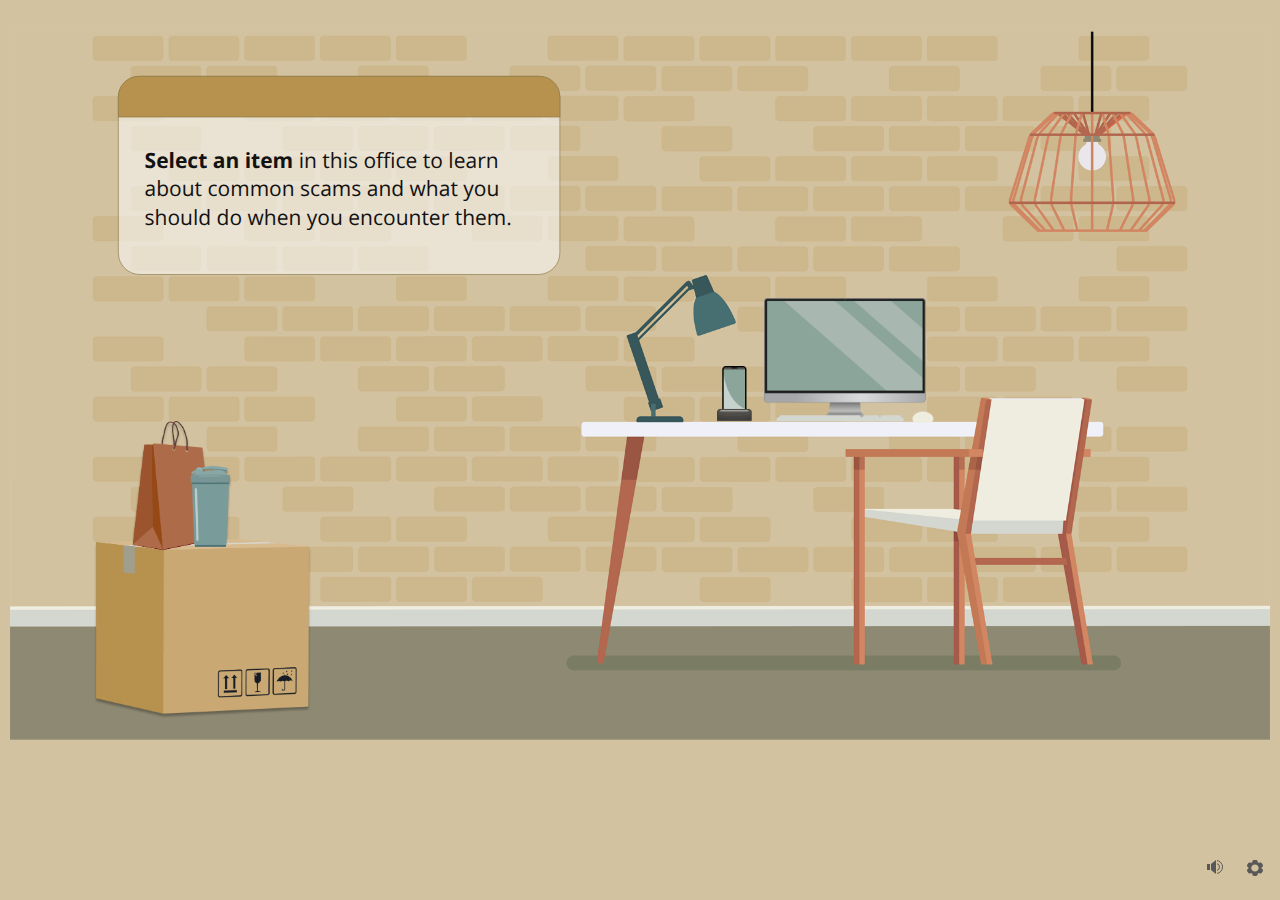
<file: assets/pB6F-d6qtCywSBeq/story.html>
﻿<!doctype html>
<html lang="en-US">
<head>
  <meta charset="utf-8">
  <!-- Created using Storyline 360 x64 - http://www.articulate.com  -->
  <!-- version: 3.98.34263.0 -->
  <title>office-sb-5-april</title>
  <meta http-equiv="x-ua-compatible" content="IE=edge"/>
  <meta name="viewport" content="width=device-width,initial-scale=1,user-scalable=no,shrink-to-fit=no,minimal-ui"/>
  <meta name="apple-mobile-web-app-capable" content="yes"/>
  <style>
    html, body { height: 100%; padding: 0; margin: 0 }
    #app { height: 100%; width: 100%; }
  </style>

  <script>
    window.DS = {};
    window.globals = {
      DATA_PATH_BASE: '',
      HAS_FRAME: true,
      HAS_SLIDE: true,

      lmsPresent: false,
      tinCanPresent: false,
      cmi5Present: false,
      aoSupport: false,
      scale: 'noscale',
      captureRc: false,
      browserSize: 'optimal',
      bgColor: '#D3C29F',
      features: 'DropInAcc,DropInBase,DropInCore,DropInInteractions,DropInVideo,JsApiBasics,MathExpressions,MorphTransition,MultipleQuizTracking,SetFocusTrigger',
      themeName: 'unified',
      preloaderColor: '#8C8C8C',
      suppressAnalytics: false,
      productChannel: 'stable',
      publishSource: 'storyline',
      aid: 'aid|20b1cd2e-0830-4f61-9325-93ab5e57fe0a',
      cid: 'f0929393-f7d3-470f-9720-50a4b698ed23',
      playerVersion: '3.98.34263.0',
      publishTimestamp: '2025-04-16T18:31:16.9609614Z',
      maxIosVideoElements: 10,
      connectionSettings: { message: 'You%20are%20offline.%20Trying%20to%20reconnect...', useDarkTheme: true, mode: 'disabled' },
      hasFeature: function(feature) {
        return this.features.split(',').includes(feature);
      },
      
      parseParams: function(qs) {
        if (window.globals.parsedParams != null) {
          return window.globals.parsedParams;
        }
        qs = (qs || window.location.search.substr(1)).split('+').join(' ');
        var params = {},
            tokens,
            re = /[?&]?([^=]+)=([^&]*)/g;

        while (tokens = re.exec(qs)) {
          params[decodeURIComponent(tokens[1]).trim()] =
            decodeURIComponent(tokens[2]).trim();
        }
        window.globals.parsedParams = params;
        return params;
      }

    };
  </script>
  <script>
    var isIe11 = ('ActiveXObject' in window || window.MSBlobBuilder != null)
      && window.msCrypto != null && !window.ActiveXObject;
    if (isIe11) {
      window.globals.unsupportedBrowser = true;
      document.write(atob('[base64]'));
    }
  </script>

  <script>
    if (window.globals.hasFeature('NewAiCourseTranslation')) {
      
      
    }
  </script>

  
  <script>window.THREE = { };</script>
  
<meta name="robots" content="noindex, nofollow"></head>
<body style="background: #D3C29F" class="cs-HTML theme-unified">
<script src="player-interface.js"></script>
  <script>!function(){var e,i=/iPhone/i,o=/iPod/i,n=/iPad/i,t=/\biOS-universal(?:.+)Mac\b/i,r=/\bAndroid(?:.+)Mobile\b/i,a=/Android/i,d=/(?:SD4930UR|\bSilk(?:.+)Mobile\b)/i,p=/Silk/i,l=/Windows Phone/i,u=/\bWindows(?:.+)ARM\b/i,b=/BlackBerry/i,s=/BB10/i,c=/Opera Mini/i,f=/\b(CriOS|Chrome)(?:.+)Mobile/i,h=/Mobile(?:.+)Firefox\b/i,v=function(e){return void 0!==e&&"MacIntel"===e.platform&&"number"==typeof e.maxTouchPoints&&e.maxTouchPoints>1&&"undefined"==typeof MSStream};e=function(e){var m={userAgent:"",platform:"",maxTouchPoints:0};e||"undefined"==typeof navigator?"string"==typeof e?m.userAgent=e:e&&e.userAgent&&(m={userAgent:e.userAgent,platform:e.platform,maxTouchPoints:e.maxTouchPoints||0}):m={userAgent:navigator.userAgent,platform:navigator.platform,maxTouchPoints:navigator.maxTouchPoints||0};var g=m.userAgent,y=g.split("[FBAN");void 0!==y[1]&&(g=y[0]),void 0!==(y=g.split("Twitter"))[1]&&(g=y[0]);var A=function(e){return function(i){return i.test(e)}}(g),w={apple:{phone:A(i)&&!A(l),ipod:A(o),tablet:!A(i)&&(A(n)||v(m))&&!A(l),universal:A(t),device:(A(i)||A(o)||A(n)||A(t)||v(m))&&!A(l)},amazon:{phone:A(d),tablet:!A(d)&&A(p),device:A(d)||A(p)},android:{phone:!A(l)&&A(d)||!A(l)&&A(r),tablet:!A(l)&&!A(d)&&!A(r)&&(A(p)||A(a)),device:!A(l)&&(A(d)||A(p)||A(r)||A(a))||A(/\bokhttp\b/i)},windows:{phone:A(l),tablet:A(u),device:A(l)||A(u)},other:{blackberry:A(b),blackberry10:A(s),opera:A(c),firefox:A(h),chrome:A(f),device:A(b)||A(s)||A(c)||A(h)||A(f)},any:!1,phone:!1,tablet:!1};return w.any=w.apple.device||w.android.device||w.windows.device||w.other.device,w.phone=w.apple.phone||w.android.phone||w.windows.phone,w.tablet=w.apple.tablet||w.android.tablet||w.windows.tablet,w}(),"object"==typeof exports&&"undefined"!=typeof module?module.exports=e:"function"==typeof define&&define.amd?define((function(){return e})):this.isMobile=e}();
    window.isMobile.apple.tablet = window.isMobile.apple.tablet ||
      (navigator.platform === 'MacIntel' && navigator.maxTouchPoints > 1);
    window.isMobile.apple.device = window.isMobile.apple.device || window.isMobile.apple.tablet;
    window.isMobile.tablet = window.isMobile.tablet || window.isMobile.apple.tablet;
    window.isMobile.any = window.isMobile.any || window.isMobile.apple.tablet;
  </script>

  <div id="focus-sink" tabindex="-1"></div>

  <div id="preso"></div>
  <script>
    (function() {

      var classTypes = [ 'desktop', 'mobile', 'phone', 'tablet' ];

      var addDeviceClasses = function(prefix, testObj) {
        var curr, i;
        for (i = 0; i < classTypes.length; i++) {
          curr = classTypes[i];
          if (testObj[curr]) {
            document.body.classList.add(prefix + curr);
          }
        }
      };

      var params = window.globals.parseParams(),
          isDevicePreview = params.devicepreview === '1',
          isPhoneOverride = params.deviceType === 'phone' || (isDevicePreview && params.phone == '1'),
          isTabletOverride = (params.deviceType === 'tablet' || isDevicePreview) && !isPhoneOverride,
          isMobileOverride = isPhoneOverride || isTabletOverride;

      var deviceView = {
        desktop: !window.isMobile.any && !isMobileOverride,
        mobile: window.isMobile.any || isMobileOverride,
        phone: isPhoneOverride || (window.isMobile.phone && !isTabletOverride),
        tablet: isTabletOverride || window.isMobile.tablet
      };

      window.globals.deviceView = deviceView;
      window.isMobile.desktop = !window.isMobile.any;
      window.isMobile.mobile = window.isMobile.any;

      addDeviceClasses('view-', deviceView);

    })();
  </script>
  
  <script src='story_content/triggers.js' type=text/javascript></script>
<script src='story_content/user.js' type=text/javascript></script>
  <div class="slide-loader"></div>

  <script>
    var doc = document, loader = doc.body.querySelector('.slide-loader'); [ 1, 2, 3 ].forEach(function(n) { var d = doc.createElement('div'); d.style.backgroundColor = window.globals.preloaderColor; d.classList.add('mobile-loader-dot'); d.classList.add('dot' + n); loader.appendChild(d); });
  </script>

  <div class="mobile-load-title-overlay" style="display: none">
    <div class="mobile-load-title">office-sb-5-april</div>
  </div>

  <div class="mobile-chrome-warning"></div>

  
<style>
  .warn-connection-dialog {
    display: none;
    background: transparent;
    pointer-events: all;
    position: fixed;
    left: 0;
    top: 0;
    width: 100%;
    height: 100%;
    z-index: 999;
  }

  .warn-connection-content {
    pointer-events: all;
    border-radius: 4px;
    background: white;
    border: 1px solid #E7E7E7;
    color: #333333;
    box-shadow: 0 2px 4px rgba(0, 0, 0, 0.25);
    transition: all 150ms ease-out;
    position: absolute;
    white-space: nowrap;
  }

  .view-phone.is-landscape .warn-connection-content {
    left: 23px;
    bottom: 23px;
  }

  .view-tablet.is-landscape .warn-connection-content {
    left: 50%;
    top: 20px;
    transform: translateX(-50%);
  }

  .view-mobile.is-portrait .warn-connection-content {
    transform: translate(-50%, calc(-100% - 15px));
  }

  .warn-connection-content p {
    display: inline-block;
    margin: 0 8px 0 0;
    line-height: 33px;
    font-size: 11px;
  }

  .warn-connection-content svg {
    position: relative;
    vertical-align: middle;
    margin: 0 2px 2px 8px;
  }

  .view-desktop .warn-connection-content {
    left: 1.5em;
    bottom: 1.5em;
  }

  .view-desktop .warn-connection-content p {
    font-size: 1.1em;
  }

  .is-offline .warn-connection-dialog {
    display: block;
  }

  .is-offline .cs-panel * {
    pointer-events: none !important;
  }

  .is-offline .cs-panel {
    pointer-events: all !important;
  }

  .is-offline #nav-controls * {
    pointer-events: none !important;
  }

  .is-offline #nav-controls {
    pointer-events: all !important;
  }
</style>

<div class="warn-connection-dialog" role="alertdialog" aria-modal="true" tabindex="0" aria-labelledby="warn-connection-message">
  <div class="warn-connection-content">
    <svg width="17" height="15" viewBox="0 0 17 15" xmlns="http://www.w3.org/2000/svg">
      <path fill="#8F0000" stroke="white" d="M16.07,12.98 L15.88,12.23 L9.51,1.21 C8.97,0.26,7.6,0.26,7.06,1.21 L0.69,12.23 C0.15,13.16,0.81,14.36,1.91,14.36 H14.65 C15.47,14.36,16.05,13.7,16.07,12.98 Z"/>
      <path fill="white" stroke="white" d="M8.58,5.5 C8.35,5.28,8.5,5.35,8.21,5.32 C8.09,5.35,7.97,5.49,7.96,5.67 C7.97,5.79,7.98,5.92,7.98,6.04 L7.98,6.04 C7.99,6.17,8,6.31,8.01,6.43 L8.01,6.44 C8.03,6.92,8.06,7.41,8.09,7.9 L8.09,7.9 C8.12,8.39,8.14,8.88,8.17,9.37 C8.17,9.39,8.18,9.42,8.2,9.44 C8.23,9.46,8.25,9.47,8.28,9.47 C8.31,9.47,8.34,9.46,8.35,9.44 C8.37,9.43,8.38,9.4,8.39,9.35 L8.39,9.34 C8.39,9.24,8.4,9.15,8.4,9.05 L8.4,9.05 C8.41,8.96,8.41,8.86,8.42,8.75 C8.43,8.44,8.45,8.12,8.47,7.81 L8.47,7.81 C8.49,7.49,8.51,7.18,8.53,6.87 C8.55,6.46,8.56,6.05,8.59,5.64 L8.6,5.62 C8.6,5.57,8.59,5.53,8.58,5.5 L8.21,5.32 Z"/>
      <circle fill="white" stroke="white" cx="8.3" cy="11.35" r="0.3"/>
    </svg>
    <p id="warn-connection-message">You are offline. Trying to reconnect...</p>
  </div>
</div>

<script>
  (function() {
    window.DS.connection = {
      warningShown: false,
      assets: {},
      loadingAssetGroup: false,
      retryDelay: 500
    };

    var connectionSettings = window.globals.connectionSettings || {};

    var useConnectionMessages = window.AbortController != null &&
      window.location.protocol != 'file:' &&
      connectionSettings.mode === 'normal';

    window.DS.connection.useConnectionMessages = useConnectionMessages;

    var assetCount = 0;
    var checkLoadedId;


    if (useConnectionMessages && connectionSettings != null) {
      var contentEl = document.querySelector('.warn-connection-content');
      var messageEl = contentEl.querySelector('p');

      if (connectionSettings.useDarkTheme) {
        contentEl.style.borderColor = '#BABBBA';
        contentEl.style.backgroundColor = '#282828';
        contentEl.style.color = '#FFFFFF';
      }

      if (connectionSettings.message != null) {
        messageEl.textContent = window.decodeURIComponent(connectionSettings.message);
      }
    }

    function checkAssetsReady() {
      for (var i in DS.connection.assets) {
        if (!DS.connection.assets[i].success) {
          return false;
        }
      }
      return true;
    }

    function stopAssetGroup() {
      if (!useConnectionMessages) { return; }

      assetCount = 0;

      DS.connection.oldAssetGroup = DS.connection.assets;
      DS.connection.assets = {};
      DS.connection.loadingAssetGroup = false;
      clearInterval(checkLoadedId);
    }

    function startAssetGroup() {
      if (!useConnectionMessages) { return; }
      var ticks = 0;
      clearInterval(checkLoadedId);
      checkLoadedId = setInterval(function() {
        var loaded = 0;
        if (assetCount === 0 && loaded === 0) {
          clearInterval(checkLoadedId);
          return;
        }

        for (var i in DS.connection.assets) {
          if (DS.connection.assets[i].success) {
            loaded++;
          }
        }

        if (assetCount === loaded && checkAssetsReady()) {
          for (var i in DS.connection.assets) {
            if (DS.connection.assets[i].action) {
              DS.connection.assets[i].action();
            }
          }
          hideWarning();
          stopAssetGroup();
        }
      }, 100)
    }

    function requiredAsset(url, action, retry, type) {
      if (!useConnectionMessages) { return; }
      if (DS.connection.assets[url]) { return; }

      DS.connection.assets[url] = {
        success: false, action: action, retry: retry, type: type
      };
      assetCount = Object.keys(DS.connection.assets).length;
      if (!DS.connection.loadingAssetGroup) {
        startAssetGroup();
      }
      DS.connection.loadingAssetGroup = true;
    }

    function assetLoaded(url) {
      if (!useConnectionMessages) { return; }
      if (DS.connection.assets[url]) {
        DS.connection.assets[url].success = true;
      }
    }

    function assetFailed(url) {
      if (!useConnectionMessages) { return; }
      if (!DS.connection.assets[url]) {
        if (/\.js$/.test(url) && url.indexOf('transcripts') === -1) {
          setTimeout(function() {
            if (DS.connection.lastSlideLoaded != null) {
              DS.connection.lastSlideLoaded();
            }
          }, DS.connection.retryDelay);
        }
        return;
      }
      if (!DS.connection.warningShown) { showWarning(); }
      if (DS.connection.assets[url].retry) {
        setTimeout(function() {
          if (!DS.connection.assets[url].success) {
            DS.connection.assets[url].retry()
          }
        }, DS.connection.retryDelay);
      }
    }

    function hideWarning() {
      document.body.classList.remove('is-offline');
      DS.connection.warningShown = false;
      enableKeys();
    }
    DS.connection.hideWarning = hideWarning

    function showWarning(btn) {
      document.body.classList.add('is-offline')
      DS.connection.warningShown = true;
      updateWarningPosition();
      disableKeys();
    }

    function updateWarningPosition() {
      if (!DS.connection.warningShown) {
        return;
      }

      var isPortrait = document.body.classList.contains('is-portrait');
      var isMobile = document.body.classList.contains('view-mobile');
      var warningEl = document.querySelector('.warn-connection-content');

      if (isPortrait && isMobile) {
        var slide = document.querySelector('.primary-slide');
        var slideRect = slide != null
          ? slide.getBoundingClientRect()
          : { top: window.innerHeight, left: 0, width: window.innerWidth };

        warningEl.style.top = `${slideRect.top}px`
        warningEl.style.left = `${slideRect.left + slideRect.width / 2}px`
      } else {
        warningEl.style.top = null;
        warningEl.style.left = null;
      }

      window.requestAnimationFrame(updateWarningPosition);
    }

    function onDisableKeyDown(e) {
      e.preventDefault();
      e.stopImmediatePropagation();
    }

    function onDisableKeyUp(e) {
      e.preventDefault();
      e.stopImmediatePropagation();
    }

    var accStyle = document.createElement('style');
    var warnDialogEl = document.querySelector('.warn-connection-dialog');

    function disableKeys() {
      if (DS.views && DS.views.nsStack && DS.views.nsStack.length === 1) {
        DS.views.nsStack[0].tabReachable = false
        DS.views.nsStack[0].updateTabIndex(true, true);
      }

      accStyle.innerHTML = '.acc-shadow-dom { display: none; }';
      document.body.appendChild(accStyle);

      warnDialogEl.parentNode.append(warnDialogEl);
      warnDialogEl.focus();
    }

    function enableKeys() {
      accStyle.remove();
      if (DS.views && DS.views.nsStack && DS.views.nsStack.length === 1 && DS.views.nsStack[0].name === '_frame') {
        DS.views.nsStack[0].tabReachable = true;
        DS.views.nsStack[0].updateTabIndex();
      }
    }

    // these will all be noops if the feature flag isn't set in
    // the data and `window.globals.features`
    DS.connection.requiredAsset = requiredAsset;
    DS.connection.assetLoaded = assetLoaded;
    DS.connection.assetFailed = assetFailed;
    DS.connection.stopAssetGroup = stopAssetGroup;
    DS.connection.startAssetGroup = startAssetGroup;
  })();
</script>


  <script>
    
    if (window.autoSpider && window.vInterfaceObject) {
      document.querySelector('.mobile-load-title-overlay').style.display = 'none';
    }
  </script>

  

  <link rel="stylesheet" href="html5/data/css/output.min.css" data-noprefix/>
</body>
<script src="html5/lib/scripts/bootstrapper.min.js"></script>
</html>
</file>
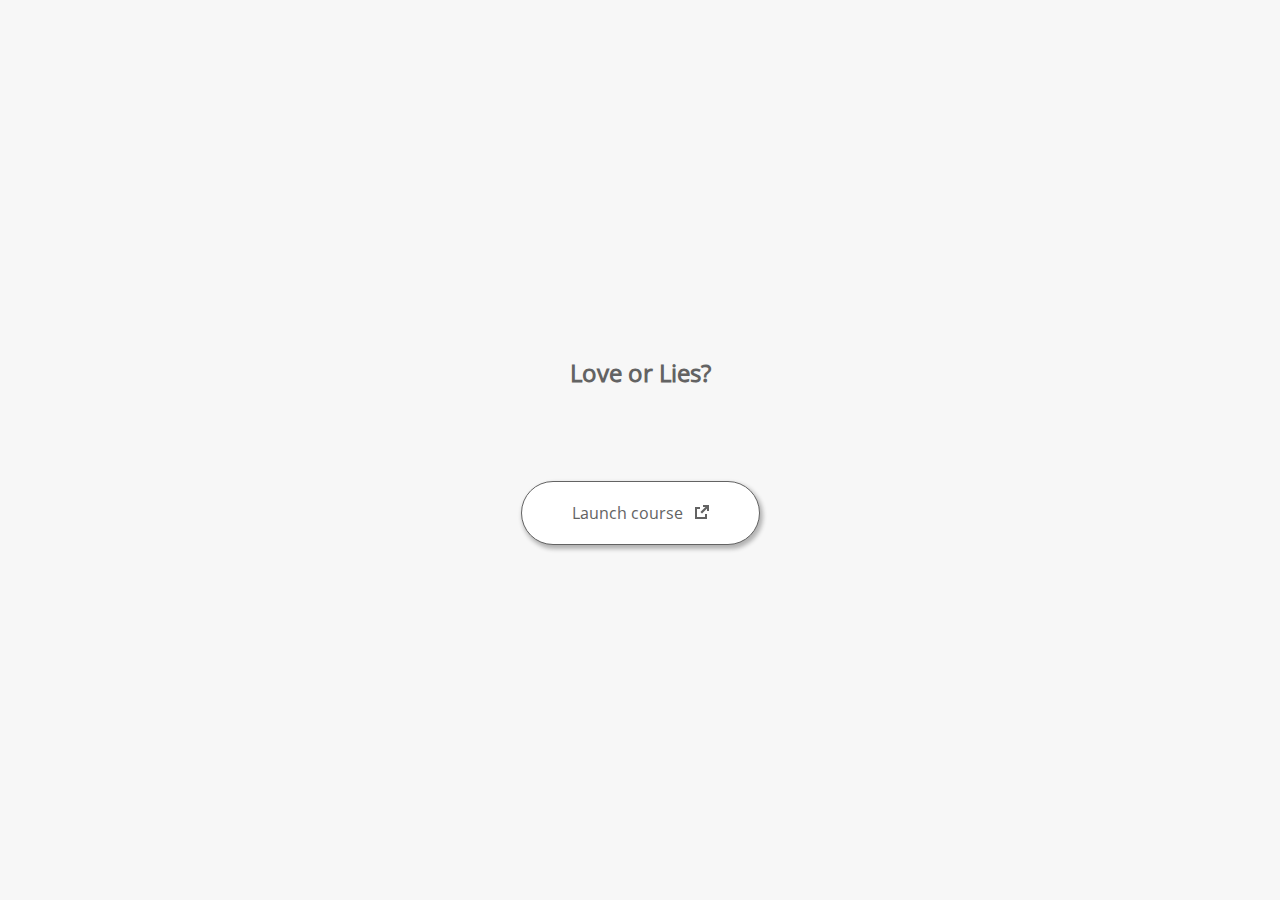
<file: assets/pXZr0DGPz9zEWhsY/launcher.html>
﻿<html lang="en-US">
	<head>
		<!-- Created using Storyline 360 - http://www.articulate.com  --> 
		<!-- version: 3.85.31840.0 --> 

		<title>Love or Lies?</title>
    <style>
      @font-face {
        font-family: "Open Sans Full";
        font-style: normal;
        font-weight: 400;
        src: local("Open Sans"),
             local("OpenSans"),
             url(html5/lib/stylesheets/mobile-fonts/open-sans-regular.woff) format("woff")
      }
      body {
        background-color: #F7F7F7;
      }
      h1 {
        color: #636363;
        font-family: "Open Sans Full", Helvetica, sans-serif;
        font-size: 150%;
        margin-bottom: 92px;
        padding-bottom: 0;
      }

      button {
        background-color: #FFF;
        border: 1px solid #636363;
        border-radius: 80px;
        box-shadow: 2px 3px 4px 1px rgba(39, 39, 39, 0.33);
        color: #636363;
        font-family: "Open Sans Full", Helvetica, sans-serif;
        font-size: 100%;
        padding: 20px 50px;
      }
      img {
        height: 15px;
        width: 15px;
        margin-left: 8px;
      }
    </style>
		<script>
			
			/******************************************************************************/
			//
			// NOTE TO DEVELOPERS:
			// The following code should be integrated with your web page in order to open
			// the presentation in a new window.  To launch the presentation immediately, 
			// simply copy the code below into your web page.  To launch the presentation
			// when a button or link is clicked, call LaunchPresentation when the onClick
			// event is triggered.
			//
			/******************************************************************************/		
		
		
			var Safari =  (navigator.appVersion.indexOf("Safari") >= 0);
			
			var g_bChromeless = false;
			var g_bResizeable = false;
			var g_nContentWidth = 1940;
			var g_nContentHeight = 1151;
			var g_strStartPage = "story.html" + document.location.search;
			var g_strBrowserSize = "optimal";
		
			function LaunchContent()
			{
				var nWidth = screen.availWidth;
				var nHeight = screen.availHeight;

				if (nWidth > g_nContentWidth && nHeight > g_nContentHeight && g_strBrowserSize != "fullscreen")
				{
					nWidth = g_nContentWidth;
					nHeight = g_nContentHeight;
					
					if (!Safari && !g_bChromeless)
					{
						nWidth += 17;
					}
				}

				// Build the options string
				var strOptions = "width=" + nWidth +",height=" + nHeight;
				if (g_bResizeable)
				{
					strOptions += ",resizable=yes"
				}
				else
				{
					strOptions += ",resizable=no"
				}

				if (g_bChromeless)
				{
					strOptions += ", status=0, toolbar=0, location=0, menubar=0, scrollbars=0";
				}
				else
				{
					strOptions += ", status=1, toolbar=1, location=1, menubar=1, scrollbars=1";
				}

				// Launch the URL
				if (Safari)
				{
					var oWnd = window.open("", "_blank", strOptions);
					oWnd.location = g_strStartPage;
				}
				else
				{
					window.open(g_strStartPage , "_blank", strOptions);
				}
			}

			
			
		</script>
		
	</head>
	
	<body onload="setTimeout('LaunchContent()', 100);">
		<center>
			<table width="100%" height="100%" border="0" cellpadding="0" cellspacing="0">
				<tr>
					<td>
						<center>
              <h1 tabIndex="-1">Love or Lies?</h1>
							<button onclick="LaunchContent()" aria-label="Launch course: opens in new window">Launch course <img src="story_content/external_window.png" style="border-style: none; height: 14px; width: 14px;" tabIndex="-1" aria-hidden="true"/></button>
						</center>
					</td>
				</tr>
			</table>
		</center>
	</body>
</html>
</file>
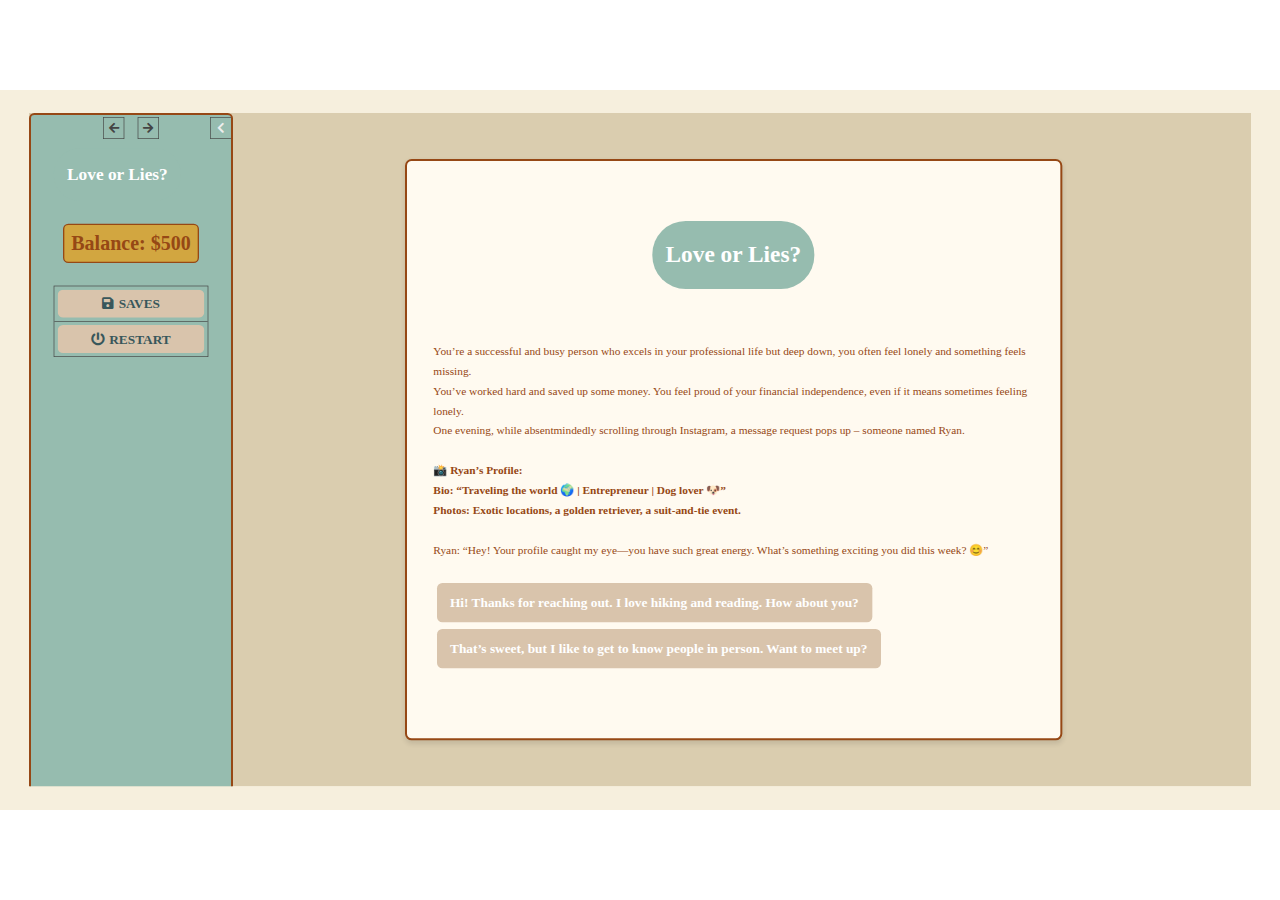
<file: assets/pXZr0DGPz9zEWhsY/story.html>
﻿<!doctype html>
<html lang="en-US">
<head>
  <meta charset="utf-8">
  <!-- Created using Storyline 360 - http://www.articulate.com  -->
  <!-- version: 3.85.31840.0 -->
  <title>Love or Lies?</title>
  <meta http-equiv="x-ua-compatible" content="IE=edge"/>
  <meta name="viewport" content="width=device-width,initial-scale=1,user-scalable=no,shrink-to-fit=no,minimal-ui"/>
  <meta name="apple-mobile-web-app-capable" content="yes"/>
  <style>
    html, body { height: 100%; padding: 0; margin: 0 }
    #app { height: 100%; width: 100%; }
  </style>

  <script>
    window.DS = {};
    window.globals = {
      DATA_PATH_BASE: '',
      HAS_FRAME: true,
      HAS_SLIDE: true,

      lmsPresent: false,
      tinCanPresent: false,
      cmi5Present: false,
      aoSupport: false,
      scale: 'noscale',
      captureRc: false,
      browserSize: 'optimal',
      bgColor: '#F6EFDD',
      features: 'ConnectionMessages,DropInBase,DropInMisc,DropInVectors,DropInVideo,JsApi,LayerPresentAsDialog,MultipleQuizTracking,UpdatedThemeEditor',
      themeName: 'unified',
      preloaderColor: '#8C8C8C',
      suppressAnalytics: false,
      productChannel: 'stable',
      publishSource: 'storyline',
      aid: 'aid|df2f0add-de9d-4bdf-8e3f-05eb6e428ff8',
      cid: '8e592b86-8383-45f7-88ca-268d954ef4ae',
      playerVersion: '3.85.31840.0',
      publishTimestamp: '2025-04-09T20:11:05.1706473Z',
      maxIosVideoElements: 10,
      connectionSettings: { message: 'You%20are%20offline.%20Trying%20to%20reconnect...', useDarkTheme: true, mode: 'disabled' },
      hasFeature: function(feature) {
        return this.features.split(',').includes(feature);
      },
      
      parseParams: function(qs) {
        if (window.globals.parsedParams != null) {
          return window.globals.parsedParams;
        }
        qs = (qs || window.location.search.substr(1)).split('+').join(' ');
        var params = {},
            tokens,
            re = /[?&]?([^=]+)=([^&]*)/g;

        while (tokens = re.exec(qs)) {
          params[decodeURIComponent(tokens[1]).trim()] =
            decodeURIComponent(tokens[2]).trim();
        }
        window.globals.parsedParams = params;
        return params;
      }

    };
  </script>
  <script>
    var isIe11 = ('ActiveXObject' in window || window.MSBlobBuilder != null)
      && window.msCrypto != null && !window.ActiveXObject;
    if (isIe11) {
      window.globals.unsupportedBrowser = true;
      document.write(atob('[base64]'));
    }
  </script>

  <script>
    if (window.globals.hasFeature('MultiLanguageSupport')) {
      
      
    }
  </script>

  
  <script>window.THREE = { };</script>
  
<meta name="robots" content="noindex, nofollow"></head>
<body style="background: #F6EFDD" class="cs-HTML theme-unified">
<script src="player-interface.js"></script>
  <script>!function(){var e,i=/iPhone/i,o=/iPod/i,n=/iPad/i,t=/\biOS-universal(?:.+)Mac\b/i,r=/\bAndroid(?:.+)Mobile\b/i,a=/Android/i,d=/(?:SD4930UR|\bSilk(?:.+)Mobile\b)/i,p=/Silk/i,l=/Windows Phone/i,u=/\bWindows(?:.+)ARM\b/i,b=/BlackBerry/i,s=/BB10/i,c=/Opera Mini/i,f=/\b(CriOS|Chrome)(?:.+)Mobile/i,h=/Mobile(?:.+)Firefox\b/i,v=function(e){return void 0!==e&&"MacIntel"===e.platform&&"number"==typeof e.maxTouchPoints&&e.maxTouchPoints>1&&"undefined"==typeof MSStream};e=function(e){var m={userAgent:"",platform:"",maxTouchPoints:0};e||"undefined"==typeof navigator?"string"==typeof e?m.userAgent=e:e&&e.userAgent&&(m={userAgent:e.userAgent,platform:e.platform,maxTouchPoints:e.maxTouchPoints||0}):m={userAgent:navigator.userAgent,platform:navigator.platform,maxTouchPoints:navigator.maxTouchPoints||0};var g=m.userAgent,y=g.split("[FBAN");void 0!==y[1]&&(g=y[0]),void 0!==(y=g.split("Twitter"))[1]&&(g=y[0]);var A=function(e){return function(i){return i.test(e)}}(g),w={apple:{phone:A(i)&&!A(l),ipod:A(o),tablet:!A(i)&&(A(n)||v(m))&&!A(l),universal:A(t),device:(A(i)||A(o)||A(n)||A(t)||v(m))&&!A(l)},amazon:{phone:A(d),tablet:!A(d)&&A(p),device:A(d)||A(p)},android:{phone:!A(l)&&A(d)||!A(l)&&A(r),tablet:!A(l)&&!A(d)&&!A(r)&&(A(p)||A(a)),device:!A(l)&&(A(d)||A(p)||A(r)||A(a))||A(/\bokhttp\b/i)},windows:{phone:A(l),tablet:A(u),device:A(l)||A(u)},other:{blackberry:A(b),blackberry10:A(s),opera:A(c),firefox:A(h),chrome:A(f),device:A(b)||A(s)||A(c)||A(h)||A(f)},any:!1,phone:!1,tablet:!1};return w.any=w.apple.device||w.android.device||w.windows.device||w.other.device,w.phone=w.apple.phone||w.android.phone||w.windows.phone,w.tablet=w.apple.tablet||w.android.tablet||w.windows.tablet,w}(),"object"==typeof exports&&"undefined"!=typeof module?module.exports=e:"function"==typeof define&&define.amd?define((function(){return e})):this.isMobile=e}();
    window.isMobile.apple.tablet = window.isMobile.apple.tablet ||
      (navigator.platform === 'MacIntel' && navigator.maxTouchPoints > 1);
    window.isMobile.apple.device = window.isMobile.apple.device || window.isMobile.apple.tablet;
    window.isMobile.tablet = window.isMobile.tablet || window.isMobile.apple.tablet;
    window.isMobile.any = window.isMobile.any || window.isMobile.apple.tablet;
  </script>

  <div id="focus-sink" tabindex="-1"></div>

  <div id="preso"></div>
  <script>
    (function() {

      var classTypes = [ 'desktop', 'mobile', 'phone', 'tablet' ];

      var addDeviceClasses = function(prefix, testObj) {
        var curr, i;
        for (i = 0; i < classTypes.length; i++) {
          curr = classTypes[i];
          if (testObj[curr]) {
            document.body.classList.add(prefix + curr);
          }
        }
      };

      var params = window.globals.parseParams(),
          isDevicePreview = params.devicepreview === '1',
          isPhoneOverride = params.deviceType === 'phone' || (isDevicePreview && params.phone == '1'),
          isTabletOverride = (params.deviceType === 'tablet' || isDevicePreview) && !isPhoneOverride,
          isMobileOverride = isPhoneOverride || isTabletOverride;

      var deviceView = {
        desktop: !window.isMobile.any && !isMobileOverride,
        mobile: window.isMobile.any || isMobileOverride,
        phone: isPhoneOverride || (window.isMobile.phone && !isTabletOverride),
        tablet: isTabletOverride || window.isMobile.tablet
      };

      window.globals.deviceView = deviceView;
      window.isMobile.desktop = !window.isMobile.any;
      window.isMobile.mobile = window.isMobile.any;

      addDeviceClasses('view-', deviceView);

    })();
  </script>
  
  <script src='story_content/user.js' type=text/javascript></script>
  <div class="slide-loader"></div>

  <script>
    var doc = document, loader = doc.body.querySelector('.slide-loader'); [ 1, 2, 3 ].forEach(function(n) { var d = doc.createElement('div'); d.style.backgroundColor = window.globals.preloaderColor; d.classList.add('mobile-loader-dot'); d.classList.add('dot' + n); loader.appendChild(d); });
  </script>

  <div class="mobile-load-title-overlay" style="display: none">
    <div class="mobile-load-title">Love or Lies?</div>
  </div>

  <div class="mobile-chrome-warning"></div>

  
<style>
  .warn-connection-dialog {
    display: none;
    background: transparent;
    pointer-events: all;
    position: fixed;
    left: 0;
    top: 0;
    width: 100%;
    height: 100%;
    z-index: 999;
  }

  .warn-connection-content {
    pointer-events: all;
    border-radius: 4px;
    background: white;
    border: 1px solid #E7E7E7;
    color: #333333;
    box-shadow: 0 2px 4px rgba(0, 0, 0, 0.25);
    transition: all 150ms ease-out;
    position: absolute;
    white-space: nowrap;
  }

  .view-phone.is-landscape .warn-connection-content {
    left: 23px;
    bottom: 23px;
  }

  .view-tablet.is-landscape .warn-connection-content {
    left: 50%;
    top: 20px;
    transform: translateX(-50%);
  }

  .view-mobile.is-portrait .warn-connection-content {
    transform: translate(-50%, calc(-100% - 15px));
  }

  .warn-connection-content p {
    display: inline-block;
    margin: 0 8px 0 0;
    line-height: 33px;
    font-size: 11px;
  }

  .warn-connection-content svg {
    position: relative;
    vertical-align: middle;
    margin: 0 2px 2px 8px;
  }

  .view-desktop .warn-connection-content {
    left: 1.5em;
    bottom: 1.5em;
  }

  .view-desktop .warn-connection-content p {
    font-size: 1.1em;
  }

  .is-offline .warn-connection-dialog {
    display: block;
  }

  .is-offline .cs-panel * {
    pointer-events: none !important;
  }

  .is-offline .cs-panel {
    pointer-events: all !important;
  }

  .is-offline #nav-controls * {
    pointer-events: none !important;
  }

  .is-offline #nav-controls {
    pointer-events: all !important;
  }
</style>

<div class="warn-connection-dialog" role="alertdialog" aria-modal="true" tabindex="0" aria-labelledby="warn-connection-message">
  <div class="warn-connection-content">
    <svg width="17" height="15" viewBox="0 0 17 15" xmlns="http://www.w3.org/2000/svg">
      <path fill="#8F0000" stroke="white" d="M16.07,12.98 L15.88,12.23 L9.51,1.21 C8.97,0.26,7.6,0.26,7.06,1.21 L0.69,12.23 C0.15,13.16,0.81,14.36,1.91,14.36 H14.65 C15.47,14.36,16.05,13.7,16.07,12.98 Z"/>
      <path fill="white" stroke="white" d="M8.58,5.5 C8.35,5.28,8.5,5.35,8.21,5.32 C8.09,5.35,7.97,5.49,7.96,5.67 C7.97,5.79,7.98,5.92,7.98,6.04 L7.98,6.04 C7.99,6.17,8,6.31,8.01,6.43 L8.01,6.44 C8.03,6.92,8.06,7.41,8.09,7.9 L8.09,7.9 C8.12,8.39,8.14,8.88,8.17,9.37 C8.17,9.39,8.18,9.42,8.2,9.44 C8.23,9.46,8.25,9.47,8.28,9.47 C8.31,9.47,8.34,9.46,8.35,9.44 C8.37,9.43,8.38,9.4,8.39,9.35 L8.39,9.34 C8.39,9.24,8.4,9.15,8.4,9.05 L8.4,9.05 C8.41,8.96,8.41,8.86,8.42,8.75 C8.43,8.44,8.45,8.12,8.47,7.81 L8.47,7.81 C8.49,7.49,8.51,7.18,8.53,6.87 C8.55,6.46,8.56,6.05,8.59,5.64 L8.6,5.62 C8.6,5.57,8.59,5.53,8.58,5.5 L8.21,5.32 Z"/>
      <circle fill="white" stroke="white" cx="8.3" cy="11.35" r="0.3"/>
    </svg>
    <p id="warn-connection-message">You are offline. Trying to reconnect...</p>
  </div>
</div>

<script>
  (function() {
    window.DS.connection = {
      warningShown: false,
      assets: {},
      loadingAssetGroup: false,
      retryDelay: 500
    };

    var connectionSettings = window.globals.connectionSettings || {};

    // The `window.globals.features` variable must be set in `webpack.dev.config` when testing locally - it is not enough
    // to have it in the data - but it must be set there as well.
    var useConnectionMessages = window.AbortController != null &&
      window.location.protocol != 'file:' &&
      window.globals.features.indexOf('ConnectionMessages') != -1 &&
      connectionSettings.mode === 'normal';

    window.DS.connection.useConnectionMessages = useConnectionMessages;

    var assetCount = 0;
    var checkLoadedId;


    if (useConnectionMessages && connectionSettings != null) {
      var contentEl = document.querySelector('.warn-connection-content');
      var messageEl = contentEl.querySelector('p');

      if (connectionSettings.useDarkTheme) {
        contentEl.style.borderColor = '#BABBBA';
        contentEl.style.backgroundColor = '#282828';
        contentEl.style.color = '#FFFFFF';
      }

      if (connectionSettings.message != null) {
        messageEl.textContent = window.decodeURIComponent(connectionSettings.message);
      }
    }

    function checkAssetsReady() {
      for (var i in DS.connection.assets) {
        if (!DS.connection.assets[i].success) {
          return false;
        }
      }
      return true;
    }

    function stopAssetGroup() {
      if (!useConnectionMessages) { return; }

      assetCount = 0;

      DS.connection.oldAssetGroup = DS.connection.assets;
      DS.connection.assets = {};
      DS.connection.loadingAssetGroup = false;
      clearInterval(checkLoadedId);
    }

    function startAssetGroup() {
      if (!useConnectionMessages) { return; }
      var ticks = 0;
      clearInterval(checkLoadedId);
      checkLoadedId = setInterval(function() {
        var loaded = 0;
        if (assetCount === 0 && loaded === 0) {
          clearInterval(checkLoadedId);
          return;
        }

        for (var i in DS.connection.assets) {
          if (DS.connection.assets[i].success) {
            loaded++;
          }
        }

        if (assetCount === loaded && checkAssetsReady()) {
          for (var i in DS.connection.assets) {
            if (DS.connection.assets[i].action) {
              DS.connection.assets[i].action();
            }
          }
          hideWarning();
          stopAssetGroup();
        }
      }, 100)
    }

    function requiredAsset(url, action, retry, type) {
      if (!useConnectionMessages) { return; }
      if (DS.connection.assets[url]) { return; }

      DS.connection.assets[url] = {
        success: false, action: action, retry: retry, type: type
      };
      assetCount = Object.keys(DS.connection.assets).length;
      if (!DS.connection.loadingAssetGroup) {
        startAssetGroup();
      }
      DS.connection.loadingAssetGroup = true;
    }

    function assetLoaded(url) {
      if (!useConnectionMessages) { return; }
      if (DS.connection.assets[url]) {
        DS.connection.assets[url].success = true;
      }
    }

    function assetFailed(url) {
      if (!useConnectionMessages) { return; }
      if (!DS.connection.assets[url]) {
        if (/\.js$/.test(url) && url.indexOf('transcripts') === -1) {
          setTimeout(function() {
            if (DS.connection.lastSlideLoaded != null) {
              DS.connection.lastSlideLoaded();
            }
          }, DS.connection.retryDelay);
        }
        return;
      }
      if (!DS.connection.warningShown) { showWarning(); }
      if (DS.connection.assets[url].retry) {
        setTimeout(function() {
          if (!DS.connection.assets[url].success) {
            DS.connection.assets[url].retry()
          }
        }, DS.connection.retryDelay);
      }
    }

    function hideWarning() {
      document.body.classList.remove('is-offline');
      DS.connection.warningShown = false;
      enableKeys();
    }
    DS.connection.hideWarning = hideWarning

    function showWarning(btn) {
      document.body.classList.add('is-offline')
      DS.connection.warningShown = true;
      updateWarningPosition();
      disableKeys();
    }

    function updateWarningPosition() {
      if (!DS.connection.warningShown) {
        return;
      }

      var isPortrait = document.body.classList.contains('is-portrait');
      var isMobile = document.body.classList.contains('view-mobile');
      var warningEl = document.querySelector('.warn-connection-content');

      if (isPortrait && isMobile) {
        var slide = document.querySelector('.primary-slide');
        var slideRect = slide != null
          ? slide.getBoundingClientRect()
          : { top: window.innerHeight, left: 0, width: window.innerWidth };

        warningEl.style.top = `${slideRect.top}px`
        warningEl.style.left = `${slideRect.left + slideRect.width / 2}px`
      } else {
        warningEl.style.top = null;
        warningEl.style.left = null;
      }

      window.requestAnimationFrame(updateWarningPosition);
    }

    function onDisableKeyDown(e) {
      e.preventDefault();
      e.stopImmediatePropagation();
    }

    function onDisableKeyUp(e) {
      e.preventDefault();
      e.stopImmediatePropagation();
    }

    var accStyle = document.createElement('style');
    var warnDialogEl = document.querySelector('.warn-connection-dialog');

    function disableKeys() {
      if (DS.views && DS.views.nsStack && DS.views.nsStack.length === 1) {
        DS.views.nsStack[0].tabReachable = false
        DS.views.nsStack[0].updateTabIndex(true, true);
      }

      accStyle.innerHTML = '.acc-shadow-dom { display: none; }';
      document.body.appendChild(accStyle);

      warnDialogEl.parentNode.append(warnDialogEl);
      warnDialogEl.focus();
    }

    function enableKeys() {
      accStyle.remove();
      if (DS.views && DS.views.nsStack && DS.views.nsStack.length === 1 && DS.views.nsStack[0].name === '_frame') {
        DS.views.nsStack[0].tabReachable = true;
        DS.views.nsStack[0].updateTabIndex();
      }
    }

    // these will all be noops if the feature flag isn't set in
    // the data and `window.globals.features`
    DS.connection.requiredAsset = requiredAsset;
    DS.connection.assetLoaded = assetLoaded;
    DS.connection.assetFailed = assetFailed;
    DS.connection.stopAssetGroup = stopAssetGroup;
    DS.connection.startAssetGroup = startAssetGroup;
  })();
</script>


  <script>
    
    if (window.autoSpider && window.vInterfaceObject) {
      document.querySelector('.mobile-load-title-overlay').style.display = 'none';
    }
  </script>

  

  <link rel="stylesheet" href="html5/data/css/output.min.css" data-noprefix/>
</body>
<script src="html5/lib/scripts/bootstrapper.min.js"></script>
</html>
</file>
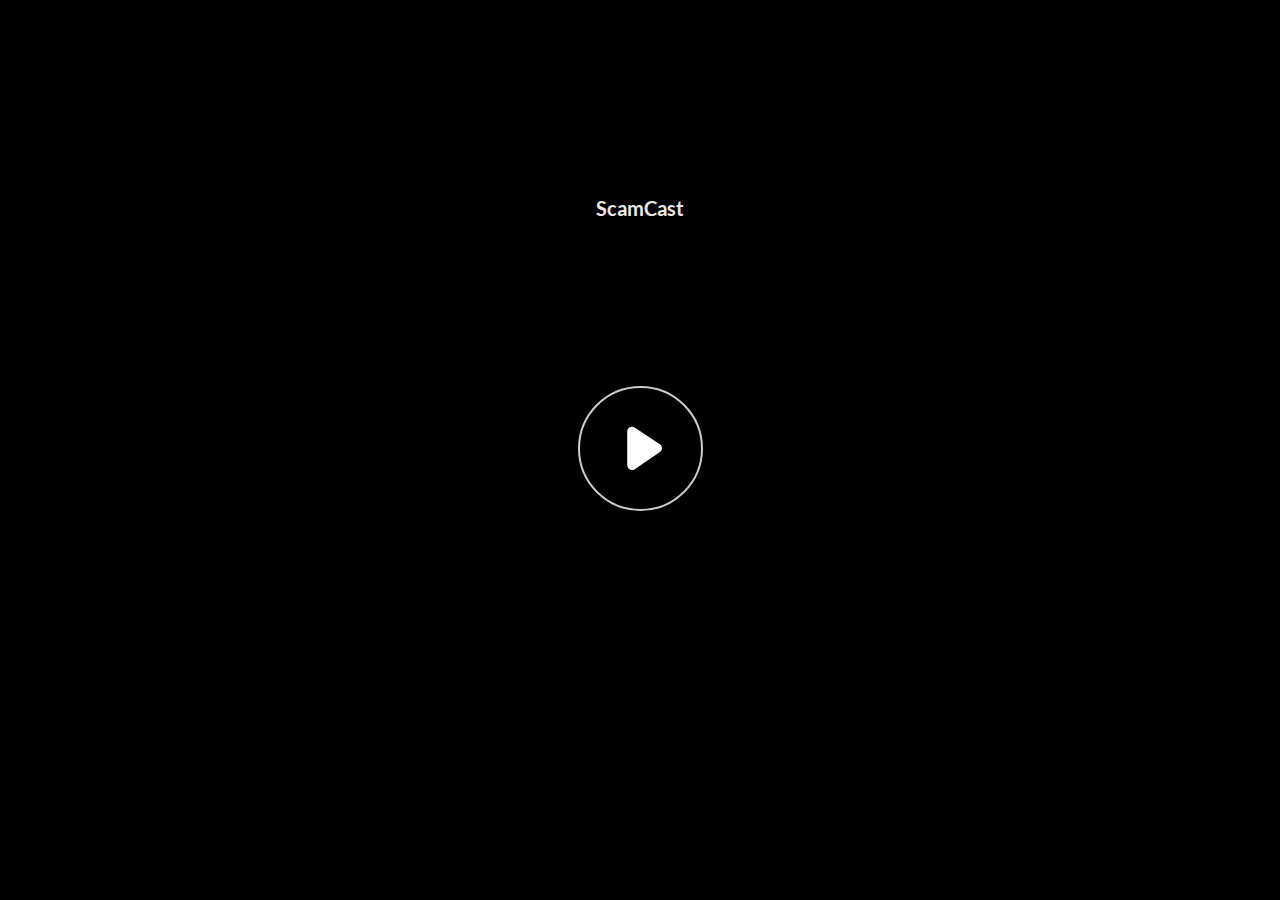
<file: assets/TPuNvf3sev1i1hCr/story.html>
﻿<!doctype html>
<html lang="en-US">
<head>
  <meta charset="utf-8">
  <!-- Created using Storyline 360 x64 - http://www.articulate.com  -->
  <!-- version: 3.98.34263.0 -->
  <title>ScamCast</title>
  <meta http-equiv="x-ua-compatible" content="IE=edge"/>
  <meta name="viewport" content="width=device-width,initial-scale=1,user-scalable=no,shrink-to-fit=no,minimal-ui"/>
  <meta name="apple-mobile-web-app-capable" content="yes"/>
  <style>
    html, body { height: 100%; padding: 0; margin: 0 }
    #app { height: 100%; width: 100%; }
  </style>

  <script>
    window.DS = {};
    window.globals = {
      DATA_PATH_BASE: '',
      HAS_FRAME: true,
      HAS_SLIDE: true,

      lmsPresent: false,
      tinCanPresent: false,
      cmi5Present: false,
      aoSupport: false,
      scale: 'noscale',
      captureRc: false,
      browserSize: 'optimal',
      bgColor: '#8CA59B',
      features: 'DropInAcc,DropInBase,DropInCore,DropInInteractions,DropInVideo,JsApiBasics,MathExpressions,MorphTransition,MultipleQuizTracking,SetFocusTrigger',
      themeName: 'unified',
      preloaderColor: '#8C8C8C',
      suppressAnalytics: false,
      productChannel: 'stable',
      publishSource: 'storyline',
      aid: 'aid|47085d20-238b-484c-8038-9839ca76261a',
      cid: '43d0603b-cba2-40e6-923f-ee4cd8476cf3',
      playerVersion: '3.98.34263.0',
      publishTimestamp: '2025-04-13T21:08:04.6318048Z',
      maxIosVideoElements: 10,
      connectionSettings: { message: 'You%20are%20offline.%20Trying%20to%20reconnect...', useDarkTheme: true, mode: 'disabled' },
      hasFeature: function(feature) {
        return this.features.split(',').includes(feature);
      },
      
      parseParams: function(qs) {
        if (window.globals.parsedParams != null) {
          return window.globals.parsedParams;
        }
        qs = (qs || window.location.search.substr(1)).split('+').join(' ');
        var params = {},
            tokens,
            re = /[?&]?([^=]+)=([^&]*)/g;

        while (tokens = re.exec(qs)) {
          params[decodeURIComponent(tokens[1]).trim()] =
            decodeURIComponent(tokens[2]).trim();
        }
        window.globals.parsedParams = params;
        return params;
      }

    };
  </script>
  <script>
    var isIe11 = ('ActiveXObject' in window || window.MSBlobBuilder != null)
      && window.msCrypto != null && !window.ActiveXObject;
    if (isIe11) {
      window.globals.unsupportedBrowser = true;
      document.write(atob('[base64]'));
    }
  </script>

  <script>
    if (window.globals.hasFeature('NewAiCourseTranslation')) {
      
      
    }
  </script>

  
  <script>window.THREE = { };</script>
  <script src='html5/lib/hls/hls.min.js' type=text/javascript></script>
<meta name="robots" content="noindex, nofollow"></head>
<body style="background: #8CA59B" class="cs-HTML theme-unified">
<script src="player-interface.js"></script>
  <script>!function(){var e,i=/iPhone/i,o=/iPod/i,n=/iPad/i,t=/\biOS-universal(?:.+)Mac\b/i,r=/\bAndroid(?:.+)Mobile\b/i,a=/Android/i,d=/(?:SD4930UR|\bSilk(?:.+)Mobile\b)/i,p=/Silk/i,l=/Windows Phone/i,u=/\bWindows(?:.+)ARM\b/i,b=/BlackBerry/i,s=/BB10/i,c=/Opera Mini/i,f=/\b(CriOS|Chrome)(?:.+)Mobile/i,h=/Mobile(?:.+)Firefox\b/i,v=function(e){return void 0!==e&&"MacIntel"===e.platform&&"number"==typeof e.maxTouchPoints&&e.maxTouchPoints>1&&"undefined"==typeof MSStream};e=function(e){var m={userAgent:"",platform:"",maxTouchPoints:0};e||"undefined"==typeof navigator?"string"==typeof e?m.userAgent=e:e&&e.userAgent&&(m={userAgent:e.userAgent,platform:e.platform,maxTouchPoints:e.maxTouchPoints||0}):m={userAgent:navigator.userAgent,platform:navigator.platform,maxTouchPoints:navigator.maxTouchPoints||0};var g=m.userAgent,y=g.split("[FBAN");void 0!==y[1]&&(g=y[0]),void 0!==(y=g.split("Twitter"))[1]&&(g=y[0]);var A=function(e){return function(i){return i.test(e)}}(g),w={apple:{phone:A(i)&&!A(l),ipod:A(o),tablet:!A(i)&&(A(n)||v(m))&&!A(l),universal:A(t),device:(A(i)||A(o)||A(n)||A(t)||v(m))&&!A(l)},amazon:{phone:A(d),tablet:!A(d)&&A(p),device:A(d)||A(p)},android:{phone:!A(l)&&A(d)||!A(l)&&A(r),tablet:!A(l)&&!A(d)&&!A(r)&&(A(p)||A(a)),device:!A(l)&&(A(d)||A(p)||A(r)||A(a))||A(/\bokhttp\b/i)},windows:{phone:A(l),tablet:A(u),device:A(l)||A(u)},other:{blackberry:A(b),blackberry10:A(s),opera:A(c),firefox:A(h),chrome:A(f),device:A(b)||A(s)||A(c)||A(h)||A(f)},any:!1,phone:!1,tablet:!1};return w.any=w.apple.device||w.android.device||w.windows.device||w.other.device,w.phone=w.apple.phone||w.android.phone||w.windows.phone,w.tablet=w.apple.tablet||w.android.tablet||w.windows.tablet,w}(),"object"==typeof exports&&"undefined"!=typeof module?module.exports=e:"function"==typeof define&&define.amd?define((function(){return e})):this.isMobile=e}();
    window.isMobile.apple.tablet = window.isMobile.apple.tablet ||
      (navigator.platform === 'MacIntel' && navigator.maxTouchPoints > 1);
    window.isMobile.apple.device = window.isMobile.apple.device || window.isMobile.apple.tablet;
    window.isMobile.tablet = window.isMobile.tablet || window.isMobile.apple.tablet;
    window.isMobile.any = window.isMobile.any || window.isMobile.apple.tablet;
  </script>

  <div id="focus-sink" tabindex="-1"></div>

  <div id="preso"></div>
  <script>
    (function() {

      var classTypes = [ 'desktop', 'mobile', 'phone', 'tablet' ];

      var addDeviceClasses = function(prefix, testObj) {
        var curr, i;
        for (i = 0; i < classTypes.length; i++) {
          curr = classTypes[i];
          if (testObj[curr]) {
            document.body.classList.add(prefix + curr);
          }
        }
      };

      var params = window.globals.parseParams(),
          isDevicePreview = params.devicepreview === '1',
          isPhoneOverride = params.deviceType === 'phone' || (isDevicePreview && params.phone == '1'),
          isTabletOverride = (params.deviceType === 'tablet' || isDevicePreview) && !isPhoneOverride,
          isMobileOverride = isPhoneOverride || isTabletOverride;

      var deviceView = {
        desktop: !window.isMobile.any && !isMobileOverride,
        mobile: window.isMobile.any || isMobileOverride,
        phone: isPhoneOverride || (window.isMobile.phone && !isTabletOverride),
        tablet: isTabletOverride || window.isMobile.tablet
      };

      window.globals.deviceView = deviceView;
      window.isMobile.desktop = !window.isMobile.any;
      window.isMobile.mobile = window.isMobile.any;

      addDeviceClasses('view-', deviceView);

    })();
  </script>
  
  <script src='story_content/triggers.js' type=text/javascript></script>
<script src='story_content/user.js' type=text/javascript></script>
  <div class="slide-loader"></div>

  <script>
    var doc = document, loader = doc.body.querySelector('.slide-loader'); [ 1, 2, 3 ].forEach(function(n) { var d = doc.createElement('div'); d.style.backgroundColor = window.globals.preloaderColor; d.classList.add('mobile-loader-dot'); d.classList.add('dot' + n); loader.appendChild(d); });
  </script>

  <div class="mobile-load-title-overlay" style="display: none">
    <div class="mobile-load-title">ScamCast</div>
  </div>

  <div class="mobile-chrome-warning"></div>

  
<style>
  .warn-connection-dialog {
    display: none;
    background: transparent;
    pointer-events: all;
    position: fixed;
    left: 0;
    top: 0;
    width: 100%;
    height: 100%;
    z-index: 999;
  }

  .warn-connection-content {
    pointer-events: all;
    border-radius: 4px;
    background: white;
    border: 1px solid #E7E7E7;
    color: #333333;
    box-shadow: 0 2px 4px rgba(0, 0, 0, 0.25);
    transition: all 150ms ease-out;
    position: absolute;
    white-space: nowrap;
  }

  .view-phone.is-landscape .warn-connection-content {
    left: 23px;
    bottom: 23px;
  }

  .view-tablet.is-landscape .warn-connection-content {
    left: 50%;
    top: 20px;
    transform: translateX(-50%);
  }

  .view-mobile.is-portrait .warn-connection-content {
    transform: translate(-50%, calc(-100% - 15px));
  }

  .warn-connection-content p {
    display: inline-block;
    margin: 0 8px 0 0;
    line-height: 33px;
    font-size: 11px;
  }

  .warn-connection-content svg {
    position: relative;
    vertical-align: middle;
    margin: 0 2px 2px 8px;
  }

  .view-desktop .warn-connection-content {
    left: 1.5em;
    bottom: 1.5em;
  }

  .view-desktop .warn-connection-content p {
    font-size: 1.1em;
  }

  .is-offline .warn-connection-dialog {
    display: block;
  }

  .is-offline .cs-panel * {
    pointer-events: none !important;
  }

  .is-offline .cs-panel {
    pointer-events: all !important;
  }

  .is-offline #nav-controls * {
    pointer-events: none !important;
  }

  .is-offline #nav-controls {
    pointer-events: all !important;
  }
</style>

<div class="warn-connection-dialog" role="alertdialog" aria-modal="true" tabindex="0" aria-labelledby="warn-connection-message">
  <div class="warn-connection-content">
    <svg width="17" height="15" viewBox="0 0 17 15" xmlns="http://www.w3.org/2000/svg">
      <path fill="#8F0000" stroke="white" d="M16.07,12.98 L15.88,12.23 L9.51,1.21 C8.97,0.26,7.6,0.26,7.06,1.21 L0.69,12.23 C0.15,13.16,0.81,14.36,1.91,14.36 H14.65 C15.47,14.36,16.05,13.7,16.07,12.98 Z"/>
      <path fill="white" stroke="white" d="M8.58,5.5 C8.35,5.28,8.5,5.35,8.21,5.32 C8.09,5.35,7.97,5.49,7.96,5.67 C7.97,5.79,7.98,5.92,7.98,6.04 L7.98,6.04 C7.99,6.17,8,6.31,8.01,6.43 L8.01,6.44 C8.03,6.92,8.06,7.41,8.09,7.9 L8.09,7.9 C8.12,8.39,8.14,8.88,8.17,9.37 C8.17,9.39,8.18,9.42,8.2,9.44 C8.23,9.46,8.25,9.47,8.28,9.47 C8.31,9.47,8.34,9.46,8.35,9.44 C8.37,9.43,8.38,9.4,8.39,9.35 L8.39,9.34 C8.39,9.24,8.4,9.15,8.4,9.05 L8.4,9.05 C8.41,8.96,8.41,8.86,8.42,8.75 C8.43,8.44,8.45,8.12,8.47,7.81 L8.47,7.81 C8.49,7.49,8.51,7.18,8.53,6.87 C8.55,6.46,8.56,6.05,8.59,5.64 L8.6,5.62 C8.6,5.57,8.59,5.53,8.58,5.5 L8.21,5.32 Z"/>
      <circle fill="white" stroke="white" cx="8.3" cy="11.35" r="0.3"/>
    </svg>
    <p id="warn-connection-message">You are offline. Trying to reconnect...</p>
  </div>
</div>

<script>
  (function() {
    window.DS.connection = {
      warningShown: false,
      assets: {},
      loadingAssetGroup: false,
      retryDelay: 500
    };

    var connectionSettings = window.globals.connectionSettings || {};

    var useConnectionMessages = window.AbortController != null &&
      window.location.protocol != 'file:' &&
      connectionSettings.mode === 'normal';

    window.DS.connection.useConnectionMessages = useConnectionMessages;

    var assetCount = 0;
    var checkLoadedId;


    if (useConnectionMessages && connectionSettings != null) {
      var contentEl = document.querySelector('.warn-connection-content');
      var messageEl = contentEl.querySelector('p');

      if (connectionSettings.useDarkTheme) {
        contentEl.style.borderColor = '#BABBBA';
        contentEl.style.backgroundColor = '#282828';
        contentEl.style.color = '#FFFFFF';
      }

      if (connectionSettings.message != null) {
        messageEl.textContent = window.decodeURIComponent(connectionSettings.message);
      }
    }

    function checkAssetsReady() {
      for (var i in DS.connection.assets) {
        if (!DS.connection.assets[i].success) {
          return false;
        }
      }
      return true;
    }

    function stopAssetGroup() {
      if (!useConnectionMessages) { return; }

      assetCount = 0;

      DS.connection.oldAssetGroup = DS.connection.assets;
      DS.connection.assets = {};
      DS.connection.loadingAssetGroup = false;
      clearInterval(checkLoadedId);
    }

    function startAssetGroup() {
      if (!useConnectionMessages) { return; }
      var ticks = 0;
      clearInterval(checkLoadedId);
      checkLoadedId = setInterval(function() {
        var loaded = 0;
        if (assetCount === 0 && loaded === 0) {
          clearInterval(checkLoadedId);
          return;
        }

        for (var i in DS.connection.assets) {
          if (DS.connection.assets[i].success) {
            loaded++;
          }
        }

        if (assetCount === loaded && checkAssetsReady()) {
          for (var i in DS.connection.assets) {
            if (DS.connection.assets[i].action) {
              DS.connection.assets[i].action();
            }
          }
          hideWarning();
          stopAssetGroup();
        }
      }, 100)
    }

    function requiredAsset(url, action, retry, type) {
      if (!useConnectionMessages) { return; }
      if (DS.connection.assets[url]) { return; }

      DS.connection.assets[url] = {
        success: false, action: action, retry: retry, type: type
      };
      assetCount = Object.keys(DS.connection.assets).length;
      if (!DS.connection.loadingAssetGroup) {
        startAssetGroup();
      }
      DS.connection.loadingAssetGroup = true;
    }

    function assetLoaded(url) {
      if (!useConnectionMessages) { return; }
      if (DS.connection.assets[url]) {
        DS.connection.assets[url].success = true;
      }
    }

    function assetFailed(url) {
      if (!useConnectionMessages) { return; }
      if (!DS.connection.assets[url]) {
        if (/\.js$/.test(url) && url.indexOf('transcripts') === -1) {
          setTimeout(function() {
            if (DS.connection.lastSlideLoaded != null) {
              DS.connection.lastSlideLoaded();
            }
          }, DS.connection.retryDelay);
        }
        return;
      }
      if (!DS.connection.warningShown) { showWarning(); }
      if (DS.connection.assets[url].retry) {
        setTimeout(function() {
          if (!DS.connection.assets[url].success) {
            DS.connection.assets[url].retry()
          }
        }, DS.connection.retryDelay);
      }
    }

    function hideWarning() {
      document.body.classList.remove('is-offline');
      DS.connection.warningShown = false;
      enableKeys();
    }
    DS.connection.hideWarning = hideWarning

    function showWarning(btn) {
      document.body.classList.add('is-offline')
      DS.connection.warningShown = true;
      updateWarningPosition();
      disableKeys();
    }

    function updateWarningPosition() {
      if (!DS.connection.warningShown) {
        return;
      }

      var isPortrait = document.body.classList.contains('is-portrait');
      var isMobile = document.body.classList.contains('view-mobile');
      var warningEl = document.querySelector('.warn-connection-content');

      if (isPortrait && isMobile) {
        var slide = document.querySelector('.primary-slide');
        var slideRect = slide != null
          ? slide.getBoundingClientRect()
          : { top: window.innerHeight, left: 0, width: window.innerWidth };

        warningEl.style.top = `${slideRect.top}px`
        warningEl.style.left = `${slideRect.left + slideRect.width / 2}px`
      } else {
        warningEl.style.top = null;
        warningEl.style.left = null;
      }

      window.requestAnimationFrame(updateWarningPosition);
    }

    function onDisableKeyDown(e) {
      e.preventDefault();
      e.stopImmediatePropagation();
    }

    function onDisableKeyUp(e) {
      e.preventDefault();
      e.stopImmediatePropagation();
    }

    var accStyle = document.createElement('style');
    var warnDialogEl = document.querySelector('.warn-connection-dialog');

    function disableKeys() {
      if (DS.views && DS.views.nsStack && DS.views.nsStack.length === 1) {
        DS.views.nsStack[0].tabReachable = false
        DS.views.nsStack[0].updateTabIndex(true, true);
      }

      accStyle.innerHTML = '.acc-shadow-dom { display: none; }';
      document.body.appendChild(accStyle);

      warnDialogEl.parentNode.append(warnDialogEl);
      warnDialogEl.focus();
    }

    function enableKeys() {
      accStyle.remove();
      if (DS.views && DS.views.nsStack && DS.views.nsStack.length === 1 && DS.views.nsStack[0].name === '_frame') {
        DS.views.nsStack[0].tabReachable = true;
        DS.views.nsStack[0].updateTabIndex();
      }
    }

    // these will all be noops if the feature flag isn't set in
    // the data and `window.globals.features`
    DS.connection.requiredAsset = requiredAsset;
    DS.connection.assetLoaded = assetLoaded;
    DS.connection.assetFailed = assetFailed;
    DS.connection.stopAssetGroup = stopAssetGroup;
    DS.connection.startAssetGroup = startAssetGroup;
  })();
</script>


  <script>
    
    if (window.autoSpider && window.vInterfaceObject) {
      document.querySelector('.mobile-load-title-overlay').style.display = 'none';
    }
  </script>

  

  <link rel="stylesheet" href="html5/data/css/output.min.css" data-noprefix/>
</body>
<script src="html5/lib/scripts/bootstrapper.min.js"></script>
</html>
</file>
<file: lib/icomoon.css>
@font-face {
	font-family: 'icomoon';
	src:  url('fonts/icomoon.ttf') format('truetype'),
				url('fonts/icomoon.woff') format('woff');
	font-weight: normal;
	font-style: normal;
}

[class^="icon-"], [class*=" icon-"] {
	/* use !important to prevent issues with browser extensions that change fonts */
	font-family: 'icomoon' !important;
	speak: none;
	font-style: normal;
	font-weight: normal;
	font-variant: normal;
	text-transform: none;
	line-height: 1;

	/* Better Font Rendering =========== */
	-webkit-font-smoothing: antialiased;
	-moz-osx-font-smoothing: grayscale;
}

.icon-edit-author-name:before {
	content: "\e976";
}
.icon-lock:before {
	content: "\e977";
}
.icon-checkmark-valid:before {
	content: "\e95d";
}
.icon-close-media-panel:before {
	content: "\e95e";
}
.icon-trash4:before {
	content: "\e95f";
}
.icon-x-invalid-url:before {
	content: "\e960";
}
.icon-attach2:before {
	content: "\e961";
}
.icon-bold:before {
	content: "\e962";
}
.icon-fontcolor:before {
	content: "\e963";
}
.icon-fontsize:before {
	content: "\e964";
}
.icon-italic:before {
	content: "\e965";
}
.icon-link:before {
	content: "\e966";
}
.icon-orderedlist:before {
	content: "\e967";
}
.icon-quote:before {
	content: "\e968";
}
.icon-unorderedlist:before {
	content: "\e969";
}
.icon-feedback:before {
	content: "\e910";
}
.icon-review:before {
	content: "\e911";
}
.icon-customizable:before {
	content: "\e908";
}
.icon-design:before {
	content: "\e909";
}
.icon-interactions:before {
	content: "\e90a";
}
.icon-questions:before {
	content: "\e90b";
}
.icon-scenarios2:before {
	content: "\e90c";
}
.icon-slides:before {
	content: "\e90d";
}
.icon-desktop:before {
	content: "\e902";
}
.icon-expressions:before {
	content: "\e903";
}
.icon-poses:before {
	content: "\e904";
}
.icon-retina:before {
	content: "\e905";
}
.icon-scenarios:before {
	content: "\e906";
}
.icon-transparency:before {
	content: "\e907";
}
.icon-Master-01:before {
	content: "\e934";
}
.icon-Master-02:before {
	content: "\e93a";
}
.icon-Master-03:before {
	content: "\e939";
}
.icon-Master-04:before {
	content: "\e936";
}
.icon-Master-05:before {
	content: "\e93b";
}
.icon-Master-06:before {
	content: "\e935";
}
.icon-Master-07:before {
	content: "\e937";
}
.icon-Master-08:before {
	content: "\e938";
}
.icon-Master-09:before {
	content: "\e922";
}
.icon-Master-10:before {
	content: "\e926";
}
.icon-Master-11:before {
	content: "\e924";
}
.icon-Master-12:before {
	content: "\e928";
}
.icon-Master-13:before {
	content: "\e923";
}
.icon-Master-14:before {
	content: "\e925";
}
.icon-Master-15:before {
	content: "\e929";
}
.icon-Master-16:before {
	content: "\e927";
}
.icon-Master-17:before {
	content: "\e92b";
}
.icon-Master-18:before {
	content: "\e92c";
}
.icon-Master-19:before {
	content: "\e92d";
}
.icon-Master-20:before {
	content: "\e92e";
}
.icon-Master-21:before {
	content: "\e92f";
}
.icon-Master-22:before {
	content: "\e930";
}
.icon-Master-23:before {
	content: "\e931";
}
.icon-Master-24:before {
	content: "\e932";
}
.icon-Master-25:before {
	content: "\e933";
}
.icon-Master-26:before {
	content: "\e92a";
}
.icon-check-circle:before {
	content: "\e803";
}
.icon-trash:before {
	content: "\e804";
}
.icon-rotation:before {
	content: "\e91a";
}
.icon-vector:before {
	content: "\e91b";
}
.icon-mute:before {
	content: "\e90e";
}
.icon-volume:before {
	content: "\e90f";
}
.icon-logo:before {
	content: "\e805";
}
.icon-share:before {
	content: "\e801";
}
.icon-sorting:before {
	content: "\e91c";
}
.icon-more:before {
	content: "\e91d";
}
.icon-copy:before {
	content: "\e951";
}
.icon-clock:before {
	content: "\e915";
}
.icon-quotes-left:before {
	content: "\e918";
}
.icon-list-numbered:before {
	content: "\e916";
}
.icon-list2:before {
	content: "\e917";
}
.icon-plus:before {
	content: "\e60a";
}
.icon-info:before {
	content: "\e974";
}
.icon-cross:before {
	content: "\e913";
}
.icon-checkmark:before {
	content: "\e975";
}
.icon-arrow-up2:before {
	content: "\e959";
}
.icon-arrow-down2:before {
	content: "\e95a";
}
.icon-sort-alpha-asc:before {
	content: "\e912";
}
.icon-rtf:before {
	content: "\e94b";
}
.icon-doc:before {
	content: "\e94a";
}
.icon-pdf:before {
	content: "\e94c";
}
.icon-ppt:before {
	content: "\e94d";
}
.icon-file:before {
	content: "\e94e";
}
.icon-xls:before {
	content: "\e94f";
}
.icon-zip:before {
	content: "\e950";
}
.icon-file-alt:before {
	content: "\e944";
}
.icon-doc-alt:before {
	content: "\e943";
}
.icon-pdf-alt:before {
	content: "\e945";
}
.icon-ppt-alt:before {
	content: "\e946";
}
.icon-rtf-alt:before {
	content: "\e947";
}
.icon-xls-alt:before {
	content: "\e948";
}
.icon-zip-alt:before {
	content: "\e949";
}
.icon-attach:before {
	content: "\e942";
}
.icon-reload:before {
	content: "\e941";
}
.icon-trash2:before {
	content: "\e60d";
}
.icon-arrow-left:before {
	content: "\e608";
}
.icon-arrow-right:before {
	content: "\e609";
}
.icon-check-alt:before {
	content: "\e606";
}
.icon-password-view:before {
	content: "\e972";
}
.icon-password-hide:before {
	content: "\e973";
}
.icon-view-grid:before {
	content: "\e96c";
}
.icon-grid-view:before {
	content: "\e96c";
}
.icon-view-list:before {
	content: "\e96d";
}
.icon-list-view:before {
	content: "\e96d";
}
.icon-blocks:before {
	content: "\e95b";
}
.icon-list3:before {
	content: "\e95c";
}
.icon-export:before {
	content: "\e958";
}
.icon-screencast:before {
	content: "\e957";
}
.icon-cursor:before {
	content: "\e956";
}
.icon-documents:before {
	content: "\e952";
}
.icon-duplicate:before {
	content: "\e952";
}
.icon-trash3:before {
	content: "\e953";
}
.icon-Article:before {
	content: "\e93c";
}
.icon-Interaction:before {
	content: "\e93d";
}
.icon-Quiz:before {
	content: "\e93e";
}
.icon-Video:before {
	content: "\e93f";
}
.icon-trashcan:before {
	content: "\e921";
}
.icon-marker_style:before {
	content: "\e920";
}
.icon-photo:before {
	content: "\e91f";
}
.icon-microphone:before {
	content: "\e91e";
}
.icon-plus2:before {
	content: "\e800";
}
.icon-processing:before {
	content: "\e607";
}
.icon-menu:before {
	content: "\e602";
}
.icon-headset:before {
	content: "\e603";
}
.icon-list:before {
	content: "\e604";
}
.icon-video:before {
	content: "\e605";
}
.icon-mail:before {
	content: "\e954";
}
.icon-remove:before {
	content: "\e955";
}
.icon-up-level-2:before {
	content: "\e96e";
}
.icon-up-level-list-2:before {
	content: "\e96f";
}
.icon-plus-circle:before {
	content: "\e802";
}
.icon-up-level:before {
	content: "\e970";
}
.icon-up-level-list:before {
	content: "\e971";
}
.icon-eye:before {
	content: "\e96b";
}
.icon-tick:before {
	content: "\e900";
}
.icon-check:before {
	content: "\e901";
}
.icon-link-alt:before {
	content: "\e919";
}
.icon-chevron-down:before {
	content: "\e60b";
}
.icon-chevron-up:before {
	content: "\e60c";
}
.icon-chevron-left:before {
	content: "\e600";
}
.icon-chevron:before {
	content: "\e601";
}
.icon-chevron-right:before {
	content: "\e601";
}
.icon-close-small:before {
	content: "\e940";
}
.icon-pie-chart:before {
	content: "\e914";
}
.icon-alert:before {
	content: "\e96a";
}
</file>
<file: assets/_8qRqqtHn4LJzCLJ/html5/data/css/output.min.css>
@font-face {
  font-family: 'LatoBold Charset1_ BoldA86AE687';
  src: url('[data-uri]');
  font-style: normal;
  font-weight: normal;
}
@font-face {
  font-family: 'Lato Charset1_ 6eVssl0D8C7165BD';
  src: url('[data-uri]');
  font-style: normal;
  font-weight: normal;
}
@font-face {
  font-family: 'Open Sans Charset1_ 68K1EAE885A';
  src: url('[data-uri]');
  font-style: normal;
  font-weight: normal;
}
@font-face {
  font-family: 'Open Sans Charset0_v9TY33EDE6F2';
  src: url('[data-uri]');
  font-style: normal;
  font-weight: normal;
}
@font-face {
  font-family: 'Lato Charset0_v8MUn45tBE51451DC';
  src: url('[data-uri]');
  font-style: normal;
  font-weight: normal;
}
@font-face {
  font-family: 'LatoBold Charset0_vBoldEA24EE17';
  src: url('[data-uri]');
  font-style: normal;
  font-weight: normal;
}
.cs-HTML {
  background: rgba(40, 40, 40, 1);
}
.cs-npnxnanbnsnfns00000000001 .cs-infopanel  {
  box-shadow: 0 1px 0 rgba(0, 0, 0, 0);
  background: rgba(255, 255, 255, 1);
}
.cs-npnxnanbnsnfns00000000001 .cs-infopanel .cs-link {
  color: rgba(186, 187, 186, 1);
}
.cs-npnxnanbnsnfns00000000001 .cs-infopanel .cs-link:hover {
  color: rgba(255, 255, 255, 1);
}
.cs-npnxnanbnsnfns00000000001 .cs-infopanel .cs-name {
  color: rgba(68, 68, 68, 1);
}
.cs-npnxnanbnsnfns00000000001 .cs-infopanel .cs-title {
  color: rgba(153, 153, 153, 1);
}
.cs-npnxnanbnsnfns00000000001 .cs-infopanelpopup  {
  box-shadow: 0 1px 0 rgba(0, 0, 0, 0);
  background: rgba(0, 0, 0, 0);
}
.cs-npnxnanbnsnfns00000000001 .cs-infopanelpopup .cs-link {
  color: rgba(255, 0, 0, 1);
}
.cs-npnxnanbnsnfns00000000001 .cs-infopanelpopup .cs-link:hover {
  color: rgba(255, 255, 255, 1);
}
.cs-npnxnanbnsnfns00000000001 .cs-infopanelpopup .cs-name {
  color: rgba(255, 255, 255, 1);
}
.cs-npnxnanbnsnfns00000000001 .cs-infopanelpopup .cs-bio {
  color: rgba(186, 187, 186, 1);
}
.cs-npnxnanbnsnfns00000000001 .cs-timer  {
  color: rgba(186, 187, 186, 1);
}
.cs-npnxnanbnsnfns00000000001 .cs-duration stop:first-child {
  stop-color: rgba(60, 60, 60, 1);
}
.cs-npnxnanbnsnfns00000000001 .cs-duration stop:last-child {
  stop-color: rgba(60, 60, 60, 1);
}
.cs-npnxnanbnsnfns00000000001 .cs-elapsed stop:first-child {
  stop-color: rgba(254, 227, 71, 1);
}
.cs-npnxnanbnsnfns00000000001 .cs-elapsed stop:last-child {
  stop-color: rgba(254, 227, 71, 1);
}
.cs-npnxnanbnsnfns00000000001 .cs-timer .cs-pie .cs-innerstroke {
  stroke: rgba(199, 199, 199, 1);
}
.cs-npnxnanbnsnfns00000000001 .cs-timer .cs-pie .cs-innerborder {
  stroke: rgba(255, 255, 255, 1);
}
.cs-npnxnanbnsnfns00000000001 .cs-window  {
  box-shadow: 0 8px 5px rgba(0, 0, 0, 0.2);
  border-color: rgba(49, 99, 0, 0);
  background: rgba(33, 33, 33, 1);
  color: rgba(248, 248, 248, 1);
}
.cs-npnxnanbnsnfns00000000001 .cs-window .cs-diva {
  border-color: rgba(78, 78, 78, 1);
}
.cs-npnxnanbnsnfns00000000001 .cs-window .cs-divb {
  border-color: rgba(78, 78, 78, 0);
}
.cs-npnxnanbnsnfns00000000001 .cs-editor .cs-editor-slide {
  color: rgba(226, 226, 226, 1);
}
.cs-npnxnanbnsnfns00000000001 .cs-editor .cs-editor-html {
  color: rgba(186, 187, 186, 1);
}
.cs-npnxnanbnsnfns00000000001 .cs-editor .cs-editor-button {
  text-shadow: 0 1px 0 rgba(0, 0, 0, 0);
  color: rgba(255, 255, 255, 1);
  border-color: rgba(211, 211, 211, 1);
  background: rgba(34, 34, 34, 1);
}
.cs-npnxnanbnsnfns00000000001 .cs-editor .cs-editor-button:hover {
  background: rgba(68, 68, 68, 1);
}
.cs-npnxnanbnsnfns00000000001 .cs-editor .cs-editor-button:active {
  background: rgba(68, 68, 68, 1);
}
.cs-npnxnanbnsnfns00000000001 .cs-listitem  {
  color: rgba(186, 187, 186, 1);
  border-color: none;
  border: 1px solid transparent;
}
.cs-npnxnanbnsnfns00000000001 .cs-listitem:hover {
  background: rgba(255, 255, 255, 0.06);
  border-color: rgba(108, 108, 108, 1) !important;
  border-width: 1px;
  border-radius: 2px;
  border-style: solid;
  box-sizing: border-box;
}
.cs-npnxnanbnsnfns00000000001 .cs-listitem.hover {
  background: rgba(255, 255, 255, 0.06);
  border-color: rgba(108, 108, 108, 1) !important;
  border-width: 1px;
  border-radius: 2px;
  border-style: solid;
  box-sizing: border-box;
}
.cs-npnxnanbnsnfns00000000001 .cs-glossary  {
  color: rgba(186, 187, 186, 1);
}
.cs-npnxnanbnsnfns00000000001 .cs-glossary .cs-scrolling-panel {
  background: rgba(0, 0, 0, 0);
}
.cs-npnxnanbnsnfns00000000001 .cs-glossary .cs-term.cs-selected .cs-choice-list-trigger {
  color: rgba(255, 255, 255, 1);
  background: rgba(255, 255, 255, 1);
}
.cs-npnxnanbnsnfns00000000001 .cs-glossary .cs-term.cs-selected .cs-choice-list-trigger:focus {
  color: rgba(255, 255, 255, 1);
  background: rgba(255, 255, 255, 1);
}
.cs-npnxnanbnsnfns00000000001 .cs-glossary .cs-term:hover .cs-choice-list-trigger {
  background: rgba(186, 187, 186, 1);
}
.cs-npnxnanbnsnfns00000000001 .cs-glossary .cs-term.hover .cs-choice-list-trigger {
  background: rgba(186, 187, 186, 1);
}
.cs-npnxnanbnsnfns00000000001 .cs-glossary .cs-term .cs-choice-list-trigger:focus {
  background: rgba(186, 187, 186, 1);
}
.cs-npnxnanbnsnfns00000000001 .cs-glossary .cs-diva {
  border-color: rgba(0, 0, 0, 0);
}
.cs-npnxnanbnsnfns00000000001 .cs-glossary .cs-divb {
  border-color: rgba(0, 0, 0, 0);
}
.cs-npnxnanbnsnfns00000000001 .cs-glossary .cs-divc {
  border-color: rgba(0, 0, 0, 0);
}
.cs-npnxnanbnsnfns00000000001 .cs-glossary .cs-heading {
  color: rgba(248, 248, 248, 1);
  font-weight: 700;
}
.note-content p span {
  color: rgba(186, 187, 186, 1);
  line-height: 1.4em;
  font-size: 103.769%;
}
.cs-npnxnanbnsnfns00000000001 .cs-resource .cs-separator {
  border-color: rgba(0, 0, 0, 0);
}
.cs-npnxnanbnsnfns00000000001 .cs-outline  {
  color: rgba(45, 45, 45, 1);
}
.cs-npnxnanbnsnfns00000000001 .cs-outline .cs-diva {
  border-color: rgba(0, 0, 0, 0);
}
.cs-npnxnanbnsnfns00000000001 .cs-outline .cs-divb {
  border-color: rgba(0, 0, 0, 0);
}
.cs-npnxnanbnsnfns00000000001 .cs-outline .cs-divc {
  border-color: rgba(0, 0, 0, 0);
}
.cs-npnxnanbnsnfns00000000001 .cs-outline .cs-search-filter:hover {
  color: rgba(0, 0, 0, 0);
}
.cs-npnxnanbnsnfns00000000001 .cs-outline .cs-search-filter.hover {
  color: rgba(0, 0, 0, 0);
}
.cs-npnxnanbnsnfns00000000001 .cs-transcript  {
  color: rgba(255, 255, 255, 1);
}
.cs-npnxnanbnsnfns00000000001 .cs-transcript .cs-div {
  border-color: rgba(0, 0, 0, 0);
}
.cs-npnxnanbnsnfns00000000001 .cs-tabs:not(.topmenu-item) {
  color: rgba(248, 248, 248, 1);
}
.cs-npnxnanbnsnfns00000000001 .cs-tabs .cs-inner-button:not(.topmenu-item) {
  text-shadow: 0 1px 0 rgba(0, 0, 0, 0);
}
.cs-npnxnanbnsnfns00000000001 .cs-tabs:hover:not(.topmenu-item) {
  color: rgba(248, 248, 248, 1);
}
.cs-npnxnanbnsnfns00000000001 .cs-tabs.cs-selected {
  background: rgba(0, 0, 0, 0);
  color: rgba(248, 248, 248, 1);
}
.cs-npnxnanbnsnfns00000000001 .cs-seekcontrol  {
  background: rgba(0, 0, 0, 0);
  border-color: rgba(0, 0, 0, 0);
}
.cs-npnxnanbnsnfns00000000001 .cs-seekcontrol .cs-button:hover .cs-icon {
  fill: rgba(255, 255, 255, 1);
}
.cs-npnxnanbnsnfns00000000001 .cs-seekcontrol .cs-button.hover .cs-icon {
  fill: rgba(255, 255, 255, 1);
}
.cs-npnxnanbnsnfns00000000001 .cs-seekcontrol .cs-button .cs-icon-shadow {
  fill: rgba(0, 0, 0, 0);
}
.cs-npnxnanbnsnfns00000000001 .cs-seekcontrol .cs-button .cs-icon {
  fill: rgba(180, 180, 180, 1);
}
.cs-npnxnanbnsnfns00000000001 .cs-seekcontrol .cs-seek .cs-fill {
  background: rgba(255, 255, 255, 0.6);
}
.cs-npnxnanbnsnfns00000000001 .cs-seekcontrol .cs-seek {
  background: rgba(108, 108, 108, 1);
  border-color: rgba(0, 0, 0, 0);
}
.cs-npnxnanbnsnfns00000000001 .cs-searchinput .cs-input {
  color: rgba(186, 187, 186, 1);
  border-color: rgba(0, 0, 0, 0);
  background: rgba(255, 255, 255, 0.06);
}
.cs-npnxnanbnsnfns00000000001 .cs-searchinput .cs-input:focus {
  color: rgba(248, 248, 248, 1);
  background: rgba(41, 41, 41, 1);
}
.cs-npnxnanbnsnfns00000000001 .cs-searchinput .cs-input:hover {
  box-shadow: inset 0 0 1px 0 rgba(69, 126, 19, 0);
}
.cs-npnxnanbnsnfns00000000001 .cs-searchinput .cs-input.hover {
  box-shadow: inset 0 0 1px 0 rgba(69, 126, 19, 0);
}
.cs-npnxnanbnsnfns00000000001 .cs-searchinput .cs-button .cs-icon {
  fill: rgba(186, 187, 186, 1);
}
.cs-npnxnanbnsnfns00000000001 .cs-searchinput .cs-button:hover {
  fill: rgba(63, 133, 0, 1);
}
.cs-npnxnanbnsnfns00000000001 .cs-searchinput .cs-button.hover {
  fill: rgba(63, 133, 0, 1);
}
.cs-npnxnanbnsnfns00000000001 .cs-menu  {
  box-shadow: 0 1px 0 rgba(0, 0, 0, 0);
  background: rgba(33, 33, 33, 1);
}
.cs-npnxnanbnsnfns00000000001 .cs-topmenu-item.active .cs-tab {
  background: rgba(33, 33, 33, 1);
}
.cs-npnxnanbnsnfns00000000001 .cs-logo  {
  box-shadow: 0 1px 0 rgba(37, 75, 0, 1);
  background: rgba(255, 255, 255, 0);
}
.cs-npnxnanbnsnfns00000000001 .cs-checkbox  {
  color: rgba(255, 255, 255, 1);
}
.cs-npnxnanbnsnfns00000000001 .cs-checkbox:hover {
  border-color: rgba(175, 221, 130, 1);
}
.cs-npnxnanbnsnfns00000000001 .cs-checkbox.hover {
  border-color: rgba(175, 221, 130, 1);
}
.cs-npnxnanbnsnfns00000000001 .cs-checkbox .cs-box {
  color: rgba(255, 255, 255, 1);
  border-color: rgba(42, 83, 0, 1);
}
.cs-npnxnanbnsnfns00000000001 .cs-checkbox .cs-box:checked::after {
  color: rgba(43, 196, 0, 1);
}
.cs-npnxnanbnsnfns00000000001 .cs-button  {
  text-shadow: 0 1px 0 rgba(0, 0, 0, 0);
  color: rgba(186, 187, 186, 1);
  border-color: rgba(0, 0, 0, 0);
  background: rgba(0, 0, 0, 0);
  box-shadow: 0 1px 0 rgba(0, 0, 0, 0);
}
.cs-npnxnanbnsnfns00000000001 .cs-button .cs-icon {
  fill: rgba(186, 187, 186, 1);
}
.cs-npnxnanbnsnfns00000000001 .cs-button .cs-icon-shadow {
  fill: rgba(0, 0, 0, 0);
}
.cs-npnxnanbnsnfns00000000001 .cs-button:hover {
  background: rgba(248, 248, 248, 1);
}
.cs-npnxnanbnsnfns00000000001 .cs-button.hover {
  background: rgba(248, 248, 248, 1);
}
.cs-npnxnanbnsnfns00000000001 .cs-button:active {
  background: rgba(0, 0, 0, 0);
}
.cs-npnxnanbnsnfns00000000001 .cs-button.cs-disabled:hover {
  background: rgba(0, 0, 0, 0);
}
.cs-npnxnanbnsnfns00000000001 .cs-button.cs-disabled.hover {
  background: rgba(0, 0, 0, 0);
}
.cs-npnxnanbnsnfns00000000001 .cs-button.cs-disabled:active {
  background: rgba(0, 0, 0, 0);
}
.cs-npnxnanbnsnfns00000000001 .cs-button.cs-volume:hover {
  background: rgba(0, 0, 0, 0);
}
.cs-npnxnanbnsnfns00000000001 .cs-button.cs-volume.hover {
  background: rgba(0, 0, 0, 0);
}
.cs-npnxnanbnsnfns00000000001 .cs-button.cs-volume:active {
  background: rgba(0, 0, 0, 0);
}
.cs-npnxnanbnsnfns00000000001.cs-base  {
  color: rgba(186, 187, 186, 1);
  border-color: rgba(40, 40, 40, 1);
  background: rgba(40, 40, 40, 1);
}
.cs-npnxnanbnsnfns00000000001.cs-base .cs-separator .cs-diva {
  background: rgba(69, 69, 69, 1);
}
.cs-npnxnanbnsnfns00000000001.cs-base .cs-separator .cs-divb {
  background: rgba(0, 0, 0, 0);
}
.cs-npnxnanbnsnfns00000000001.cs-base .cs-topmenu-item.active .cs-tab {
  border-color: rgba(69, 69, 69, 1);
}
.cs-npnxnanbnsnfns00000000001.cs-base .cs-topmenu-item.active .cs-panel {
  border-color: rgba(69, 69, 69, 1);
}
.cs-npnxnanbnsnfns00000000001.cs-base .cs-left {
  background: rgba(33, 33, 33, 1);
}
.cs-npnxnanbnsnfns00000000001.cs-base .cs-area-primary .cs-slide-container {
  background: rgba(40, 40, 40, 1);
}
.cs-npnxnanbnsnfns00000000001.cs-base.cs-custom-theme .cs-brandhighlight-bg {
  background: rgba(79, 189, 244, 1) !important;
}
.cs-npnxnanbnsnfns00000000001.cs-base.cs-custom-theme .cs-brandhighlight-secondary-bg {
  background: rgba(255, 255, 255, 1) !important;
}
.cs-npnxnanbnsnfns00000000001.cs-base.cs-custom-theme .cs-brandhighlight-border {
  border-color: rgba(79, 189, 244, 1) !important;
}
.cs-npnxnanbnsnfns00000000001.cs-base.cs-custom-theme .cs-brandhighlight-text {
  color: rgba(79, 189, 244, 1) !important;
}
.cs-npnxnanbnsnfns00000000001.cs-base.cs-custom-theme .cs-brandhighlight-fill {
  fill: rgba(79, 189, 244, 1) !important;
}
.cs-npnxnanbnsnfns00000000001.cs-base.cs-custom-theme .cs-listitem.cs-selected {
  background-color: rgba(255, 255, 255, 0.06) !important;
}
.cs-npnxnanbnsnfns00000000001 .cs-volume::-moz-range-thumb {
  border-color: rgba(43, 85, 0, 1);
  box-shadow: inset 0 0 1px 0 rgba(43, 85, 0, 1);
  background: rgba(255, 255, 255, 1);
}
.cs-npnxnanbnsnfns00000000001 .cs-volume::-ms-thumb {
  border-color: rgba(43, 85, 0, 1);
  box-shadow: inset 0 0 1px 0 rgba(43, 85, 0, 1);
  background: rgba(255, 255, 255, 1);
}
.cs-npnxnanbnsnfns00000000001 .cs-volume::-webkit-slider-thumb {
  border-color: rgba(43, 85, 0, 1);
  box-shadow: inset 0 0 1px 0 rgba(43, 85, 0, 1);
  background: rgba(255, 255, 255, 1);
}
.cs-npnxnanbnsnfns00000000001 .cs-volume::-moz-range-track {
  border-color: rgba(66, 140, 1, 1);
  background: rgba(108, 108, 108, 1);
}
.cs-npnxnanbnsnfns00000000001 .cs-volume::-ms-track {
  border-color: rgba(66, 140, 1, 1);
  background: rgba(108, 108, 108, 1);
}
.cs-npnxnanbnsnfns00000000001 .cs-volume::-webkit-slider-runnable-track {
  border-color: rgba(66, 140, 1, 1);
  background: rgba(108, 108, 108, 1);
}
body.show-focus .tab-focus-box {
  box-shadow: 0 0 0 1px rgba(255, 255, 0, 1), 0 0 0 3px rgba(0, 32, 96, 1), 0 0 5px 5px rgba(255, 255, 0, 1);
  border-color: transparent;
  outline: 2px transparent solid;
}
.skipnav {
  box-shadow: 0 0 0 1px rgba(255, 255, 0, 1), 0 0 0 3px rgba(0, 32, 96, 1), 0 0 5px 5px rgba(255, 255, 0, 1);
  border-color: transparent;
  outline: 2px transparent solid;
}
.cs-npnxnanbnsnfns00000000001 .cs-listitem:hover {
  color: none;
}
.cs-npnxnanbnsnfns00000000001 .cs-listitem.hover {
  color: none;
}
.cs-npnxnanbnsnfns00000000001 .cs-listitem.cs-viewed {
  color: #BABBBA;
}
.cs-npnxnanbnsnfns00000000001 .cs-listitem {
  color: #BABBBA;
}
.cs-npnxnanbnsnfns00000000001 .cs-listitem:hover .cs-icon-carrot * {
  fill: none;
}
.cs-npnxnanbnsnfns00000000001 .cs-listitem.hover .cs-icon-carrot * {
  fill: none;
}
.cs-npnxnanbnsnfns00000000001 .cs-listitem .cs-icon-carrot {
  color: none;
  top: calc(3px);
}
.cs-npnxnanbnsnfns00000000001 .cs-listitem .cs-icon-carrot .cs-shadow {
  color: #F8F8F8;
}
.cs-npnxnanbnsnfns00000000001 .item-collapsible .is-scene {
  color: #F8F8F8 !important;
  font-weight: 700;
}
.cs-npnxnanbnsnfns00000000001 .is-scene .cs-icon-carrot * {
  color: #F8F8F8 !important;
  font-weight: 700;
}
.cs-npnxnanbnsnfns00000000001 .is-scene:not(.outline-links-collapse) > a {
  color: #F8F8F8;
}
.cs-npnxnanbnsnfns00000000001 .is-scene:not(.outline-links-collapse) .cs-icon-carrot * {
  fill: none !important;
  color: #F8F8F8 !important;
}
.cs-npnxnanbnsnfns00000000001 .tabs, .cs-npnxnanbnsnfns00000000001 .cs-logo {
  border-bottom: 1px solid rgba(108, 108, 108, 1);
}
.cs-npnxnanbnsnfns00000000001 .area-secondary-wrapper:after {
  background-image: url('[data-uri]');
  background-size: 100%;
}
.cs-npnxnanbnsnfns00000000001 .panel-footer {
  background: #212121;
}
.cs-npnxnanbnsnfns00000000001 #outline-search {
  background: rgba(255, 255, 255, 0.06);
  border-color: rgba(108, 108, 108, 1);
  border-width: 1px;
  border-style: solid;
}
.cs-npnxnanbnsnfns00000000001 .topmenu-panel #outline-search {
  background: #545454;
}
.cs-npnxnanbnsnfns00000000001 .search-icon circle, .cs-npnxnanbnsnfns00000000001 .search-icon path {
  stroke: #BABBBA;
}
.cs-npnxnanbnsnfns00000000001 #outline-search input[type   =search] {
  color: #F8F8F8;
}
.cs-npnxnanbnsnfns00000000001 #outline-search ::-webkit-input-placeholder {
  color: #BABBBA !important;
}
.cs-npnxnanbnsnfns00000000001 #outline-search :-ms-input-placeholder {
  color: #BABBBA !important;
}
.cs-npnxnanbnsnfns00000000001 #outline-search ::-moz-placeholder {
  color: #BABBBA !important;
  opacity: 1;
}
.cs-npnxnanbnsnfns00000000001 .cs-topmenu-item.active, body:not(.is-touchable-tablet) .cs-npnxnanbnsnfns00000000001 .cs-topmenu-item:hover {
  color: #F8F8F8;
}
.cs-npnxnanbnsnfns00000000001 .cs-topmenu-item.button-tapped {
  color: #F8F8F8;
}
.cs-npnxnanbnsnfns00000000001 .cs-topmenu-item.active .cs-tab, .cs-npnxnanbnsnfns00000000001 .cs-topmenu-item .cs-tab {
  background: transparent !important;
  border: none !important;
}
.cs-npnxnanbnsnfns00000000001 .top-tabs-drop-icon div {
  background: #BABBBA;
}
.cs-npnxnanbnsnfns00000000001 .cs-panel.topmenu-panel .panel-content, .cs-npnxnanbnsnfns00000000001 .top-tabs-drop {
  background: #212121;
}
.cs-npnxnanbnsnfns00000000001 .cs-topmenu-item.active .cs-panel {
  background: #212121;
}
.cs-npnxnanbnsnfns00000000001 .cs-menu.topmenu-panel, .cs-npnxnanbnsnfns00000000001 .top-tabs-drop {
  border: 1px solid rgba(69, 69, 69, 1) !important;
  border-radius: 3px;
}
.cs-npnxnanbnsnfns00000000001 .resources .resources-list a:hover {
  background: rgba(255, 255, 255, 0.06);
}
body:not(.is-touchable-tablet) .cs-npnxnanbnsnfns00000000001 .resources .resources-list a:hover {
  background: rgba(255, 255, 255, 0.06);
}
.cs-npnxnanbnsnfns00000000001 .resources .resources-list a.hover {
  background: rgba(255, 255, 255, 0.06);
}
body:not(.is-touchable-tablet) .cs-npnxnanbnsnfns00000000001 .resources .resources-list a.hover {
  background: rgba(255, 255, 255, 0.06);
}
.cs-npnxnanbnsnfns00000000001 .resources .resources-list a.button-tapped {
  background: rgba(255, 255, 255, 0.06);
}
.cs-npnxnanbnsnfns00000000001 .cs-icon path, .cs-npnxnanbnsnfns00000000001 .cs-icon rect, .cs-npnxnanbnsnfns00000000001 .cs-icon polygon, .cs-npnxnanbnsnfns00000000001 .menu-icon-wrapper.menu-icon-wrapper-hover path {
  fill: #BABBBA;
}
.cs-npnxnanbnsnfns00000000001 .cs-icon .icon-stroke-only {
  fill: none !important;
  stroke: #BABBBA !important;
}
body:not(.is-touchable-tablet) .cs-npnxnanbnsnfns00000000001 .cs-button:hover .cs-icon path, body:not(.is-touchable-tablet) .cs-npnxnanbnsnfns00000000001 .cs-button:hover .cs-icon rect, body:not(.is-touchable-tablet) .cs-npnxnanbnsnfns00000000001 .cs-button:hover .cs-icon polygon {
  fill: #F8F8F8;
}
body:not(.is-touchable-tablet) .cs-npnxnanbnsnfns00000000001 .cs-tabs:hover .search-icon circle, body:not(.is-touchable-tablet) .cs-npnxnanbnsnfns00000000001 .cs-tabs:hover .search-icon path {
  stroke: #F8F8F8;
}
.cs-npnxnanbnsnfns00000000001 .cs-button.button-tapped .cs-icon path, .cs-npnxnanbnsnfns00000000001 .cs-button.button-tapped .cs-icon rect, .cs-npnxnanbnsnfns00000000001 .cs-button.button-tapped .cs-icon polygon {
  fill: #F8F8F8;
}
body:not(.is-touchable-tablet) .cs-npnxnanbnsnfns00000000001 .cs-button:hover .cs-icon .icon-stroke-only {
  fill: none !important;
  stroke: #F8F8F8 !important;
}
.cs-npnxnanbnsnfns00000000001 .cs-button:button-tapped .cs-icon .icon-stroke-only {
  fill: none !important;
  stroke: #F8F8F8 !important;
}
.cs-npnxnanbnsnfns00000000001 .menu-icon-wrapper.menu-icon-wrapper-hover svg path {
  fill: #F8F8F8;
}
.floating-sidebar:not(.sidebar-closed) .cs-npnxnanbnsnfns00000000001 #hamburger .menu-icon-wrapper svg path {
  fill: #BABBBA;
}
.floating-sidebar:not(.sidebar-closed) .cs-npnxnanbnsnfns00000000001 #hamburger .menu-icon-wrapper.menu-icon-wrapper-hover svg path {
  fill: #F8F8F8;
}
.cs-npnxnanbnsnfns00000000001 .volume .btn:before {
  background-image: url('[data-uri]');
}
.cs-npnxnanbnsnfns00000000001 .volume-track {
  background: #6C6C6C;
}
.cs-npnxnanbnsnfns00000000001 .volume-icon circle {
  stroke: #BABBBA;
}
.cs-npnxnanbnsnfns00000000001 .cs-settings > .settings-panel {
  background: #212121;
  border: 1px solid rgba(69, 69, 69, 1) !important;
  border-radius: 3px;
}
.cs-npnxnanbnsnfns00000000001 .cs-settings > .panel-down-arrow {
  fill: #212121;
}
.cs-npnxnanbnsnfns00000000001 .switch-toggle .border {
  stroke: #7C7C7C;
}
.cs-npnxnanbnsnfns00000000001 .switch-toggle .thumb-off .thumb {
  fill: #A2A2A2;
}
.cs-npnxnanbnsnfns00000000001 .switch-toggle .thumb-on .track {
  fill: rgba(79, 189, 244, 1);
}
.cs-npnxnanbnsnfns00000000001 .switch-toggle .thumb-off .track {
  fill: rgba(255, 255, 255, 0.1);
}
.cs-npnxnanbnsnfns00000000001 .switch-label {
  color: #BABBBA;
}
.cs-npnxnanbnsnfns00000000001 .cs-panel .scrollarea-btn:after {
  background: rgba(179, 180, 179, 0.75);
}
.scrollarea-scrollbar:hover .scrollarea-btn:after, .scrollarea-scrollbar.highlight-scrollbar .scrollarea-btn:after {
  background: rgba(179, 180, 179, 0.75);
}
.floating-sidebar .sidebar-overlay {
  background: rgba(0, 0, 0, 0.85);
}
.cs-npnxnanbnsnfns00000000001 .overlay-message {
  background: rgba(0, 0, 0, 0.85);
}
.cs-npnxnanbnsnfns00000000001 .top-ui-bg, .cs-npnxnanbnsnfns00000000001 .bottom-ui-bg, .cs-npnxnanbnsnfns00000000001 .right-ui-bg, .cs-npnxnanbnsnfns00000000001 .left-ui-bg {
  background: rgba(40, 40, 40, 0.8);
}
.cs-npnxnanbnsnfns00000000001 .circle-progress-bg {
  fill: #282828;
}
.cs-npnxnanbnsnfns00000000001 .circle-progress-well {
  fill: #6C6C6C;
}
.cs-npnxnanbnsnfns00000000001 .circle-progress-pie {
  stroke: #6C6C6C;
}
.cs-npnxnanbnsnfns00000000001 .lightbox .option-pane {
  background: rgba(40, 40, 40, 0.8);
}
.cs-npnxnanbnsnfns00000000001 .lightbox .option-pane:before {
  background: #282828;
}
.cs-npnxnanbnsnfns00000000001 .message-window {
  background: #212121;
  border: 1px solid rgba(255, 255, 255, 1) !important;
  border-radius: 3px;
}
.cs-npnxnanbnsnfns00000000001 .message-window-header p, .cs-npnxnanbnsnfns00000000001 .message-window-text {
  color: #F8F8F8;
}
.cs-npnxnanbnsnfns00000000001 .message-window-header p {
  border-bottom: 1px solid rgba(255, 255, 255, 1);
}
.cs-npnxnanbnsnfns00000000001 .message-window button.slide-object-button {
  border: 1px solid rgba(255, 255, 255, 1) !important;
}
.cs-npnxnanbnsnfns00000000001 .message-window button.slide-object-button:hover {
  background: rgba(255, 255, 255, 0.06) !important;
}
.message-window .slide-object-button tspan, .message-window .slide-object-button-text tspan {
  fill: #F8F8F8 !important;
}
body:not(.is-touchable-tablet) .cs-npnxnanbnsnfns00000000001 .cs-button:hover .text {
  color: #F8F8F8;
}
.cs-npnxnanbnsnfns00000000001 .cs-button.button-tapped .text {
  color: #F8F8F8;
}
.cs-npnxnanbnsnfns00000000001.cs-base {
  background: #282828;
}
.cs-npnxnanbnsnfns00000000001 .cs-menu {
  background: transparent;
}
.cs-npnxnanbnsnfns00000000001 .progress-bar .progress-bar-fill:after {
  background: #FFFFFF !important;
}
.cs-npnxnanbnsnfns00000000001 .volume-dot {
  background: #FFFFFF !important;
}
.fn-npnxnanbsnfns00000000001 {
  font-family: 'Lato22AB4CAF';
  -webkit-font-variant-ligatures: no-common-ligatures;
  font-variant-ligatures: no-common-ligatures;
}
.fn-pxabnsnfns00000000001 {
  font-family: 'Lato22AB4CAF';
  -webkit-font-variant-ligatures: no-common-ligatures;
  font-variant-ligatures: no-common-ligatures;
}
.fn-npxnabnsnfns00000000001 {
  font-family: 'Lato22AB4CAF';
  -webkit-font-variant-ligatures: no-common-ligatures;
  font-variant-ligatures: no-common-ligatures;
}
.fn-npnxnanbnsnfns00000000001 {
  font-family: 'Lato22AB4CAF';
  -webkit-font-variant-ligatures: no-common-ligatures;
  font-variant-ligatures: no-common-ligatures;
}
.fn-pxabnsnfns00000000000 {
  font-family: 'Lato22AB4CAF';
  -webkit-font-variant-ligatures: no-common-ligatures;
  font-variant-ligatures: no-common-ligatures;
}
@font-face {
  font-family: 'Lato22AB4CAF';
  src: url('[data-uri]');
  font-style: normal;
  font-weight: bold;
}
@font-face {
  font-family: 'Lato22AB4CAF';
  src: url('[data-uri]');
  font-style: normal;
  font-weight: normal;
}
.cs-InvalidPromptSlide .cs-6aRPHbVdas3-InvalidPromptSlide-btn0 {
  color: rgba(255, 255, 255, 1);
  border-color: rgba(211, 211, 211, 1);
  background: rgba(34, 34, 34, 1);
  text-shadow: 0 1px 0 rgba(0, 0, 0, 0);
}
.cs-InvalidPromptSlide .cs-6aRPHbVdas3-InvalidPromptSlide-btn0 .cs-html {
  color: rgba(186, 187, 186, 1);
}
.cs-InvalidPromptSlide .cs-6aRPHbVdas3-InvalidPromptSlide-btn0 .cs-slide {
  border-color: rgba(226, 226, 226, 1);
}
.cs-InvalidPromptSlide .cs-6aRPHbVdas3-InvalidPromptSlide-btn0:hover {
  background: rgba(68, 68, 68, 1);
}
.cs-InvalidPromptSlide .cs-6aRPHbVdas3-InvalidPromptSlide-btn0:active {
  background: rgba(68, 68, 68, 1);
}
.cs-PrintPromptSlide .cs-6aRPHbVdas3-PrintPromptSlide-btn0 {
  color: rgba(255, 255, 255, 1);
  border-color: rgba(211, 211, 211, 1);
  background: rgba(34, 34, 34, 1);
  text-shadow: 0 1px 0 rgba(0, 0, 0, 0);
}
.cs-PrintPromptSlide .cs-6aRPHbVdas3-PrintPromptSlide-btn0 .cs-html {
  color: rgba(186, 187, 186, 1);
}
.cs-PrintPromptSlide .cs-6aRPHbVdas3-PrintPromptSlide-btn0 .cs-slide {
  border-color: rgba(226, 226, 226, 1);
}
.cs-PrintPromptSlide .cs-6aRPHbVdas3-PrintPromptSlide-btn0:hover {
  background: rgba(68, 68, 68, 1);
}
.cs-PrintPromptSlide .cs-6aRPHbVdas3-PrintPromptSlide-btn0:active {
  background: rgba(68, 68, 68, 1);
}
.cs-ExternalInterfaceErrorSlide .cs-buttonOK {
  color: rgba(255, 255, 255, 1);
  border-color: rgba(211, 211, 211, 1);
  background: rgba(34, 34, 34, 1);
  text-shadow: 0 1px 0 rgba(0, 0, 0, 0);
}
.cs-ExternalInterfaceErrorSlide .cs-buttonOK .cs-html {
  color: rgba(186, 187, 186, 1);
}
.cs-ExternalInterfaceErrorSlide .cs-buttonOK .cs-slide {
  border-color: rgba(226, 226, 226, 1);
}
.cs-ExternalInterfaceErrorSlide .cs-buttonOK:hover {
  background: rgba(68, 68, 68, 1);
}
.cs-ExternalInterfaceErrorSlide .cs-buttonOK:active {
  background: rgba(68, 68, 68, 1);
}
</file>
